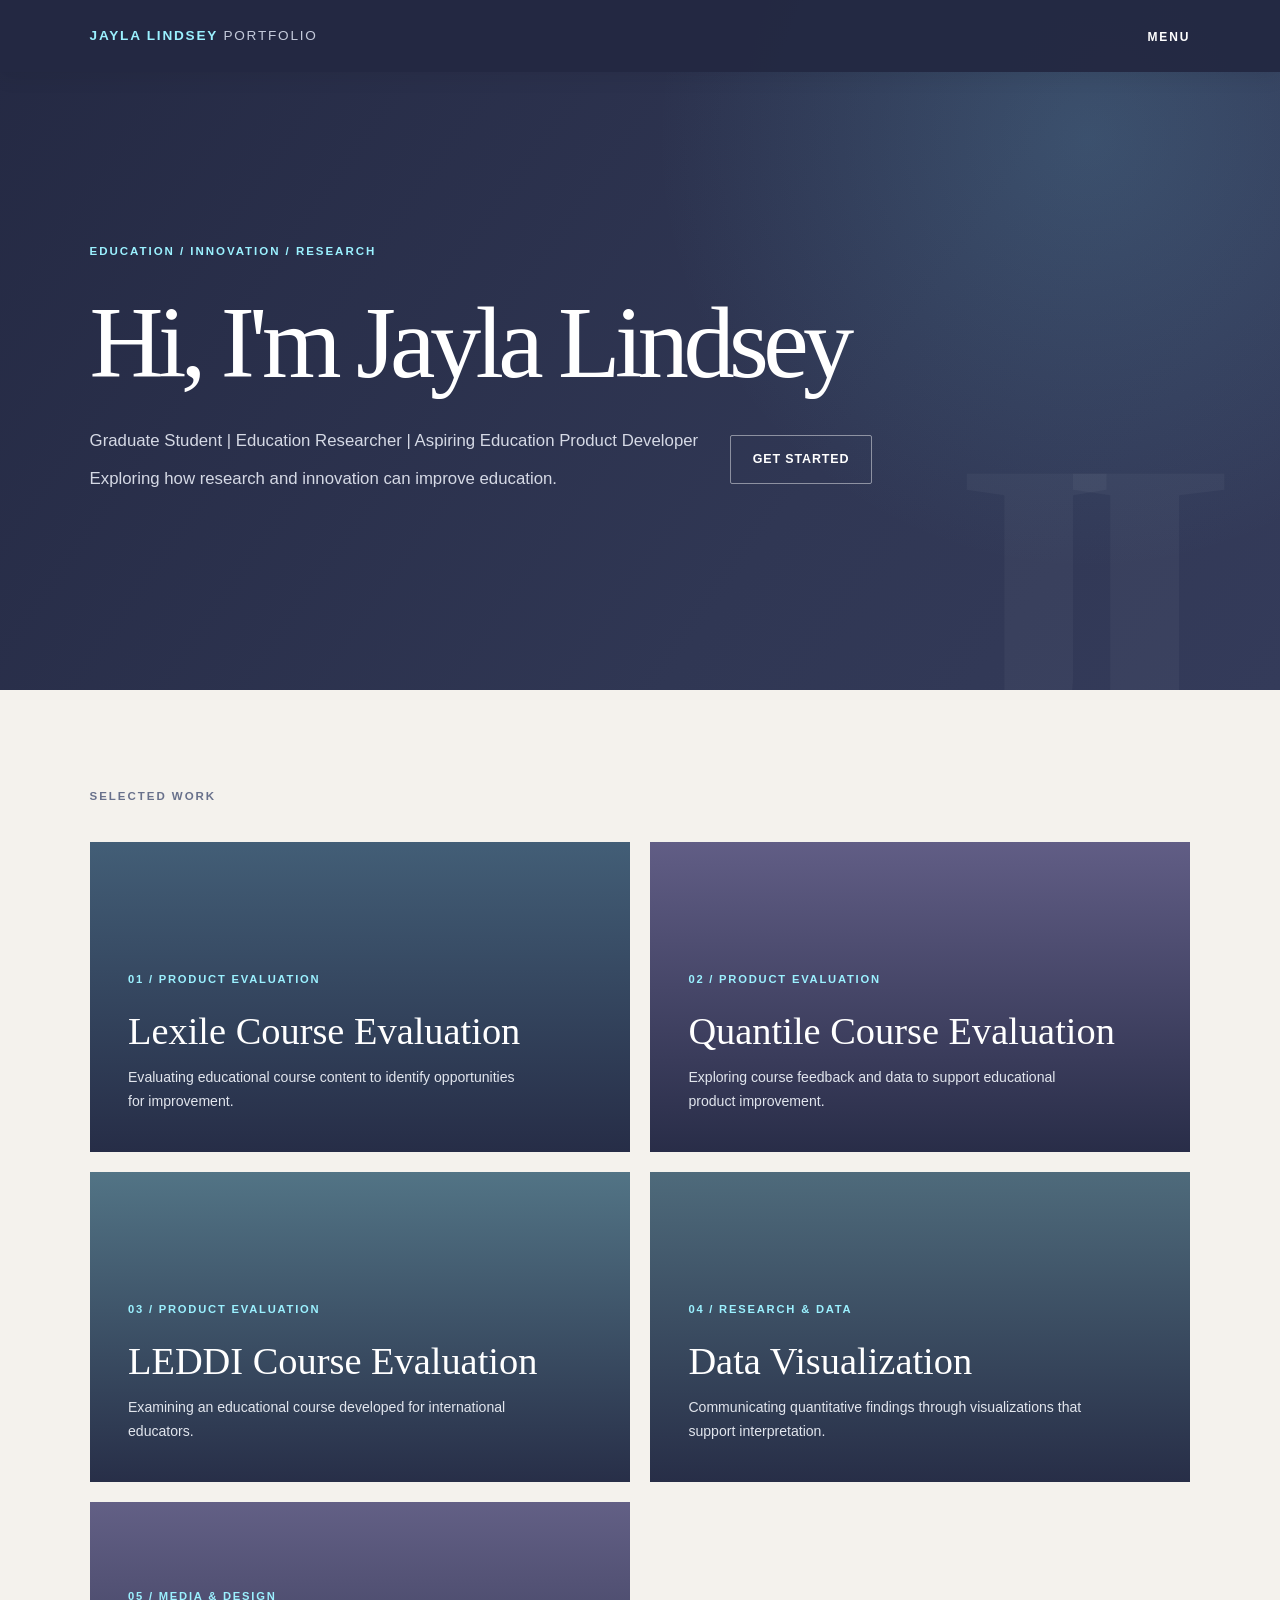
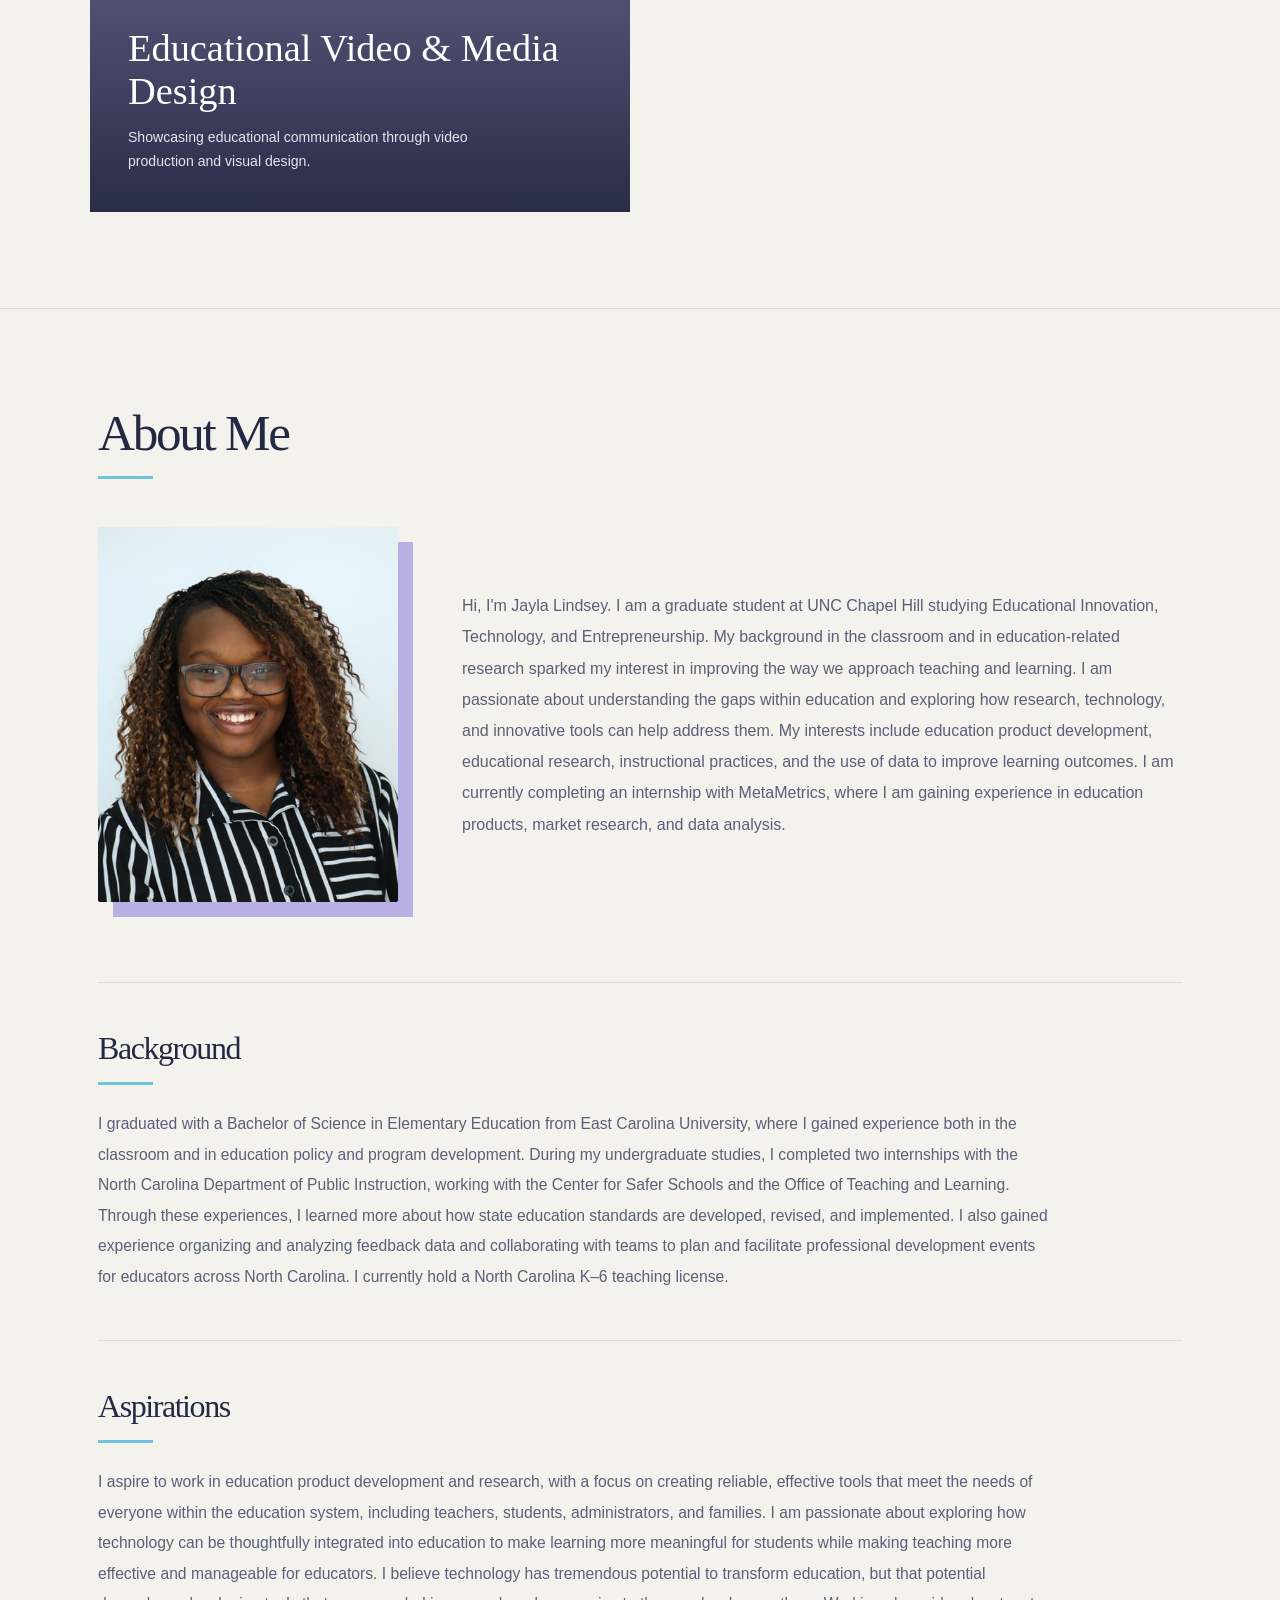
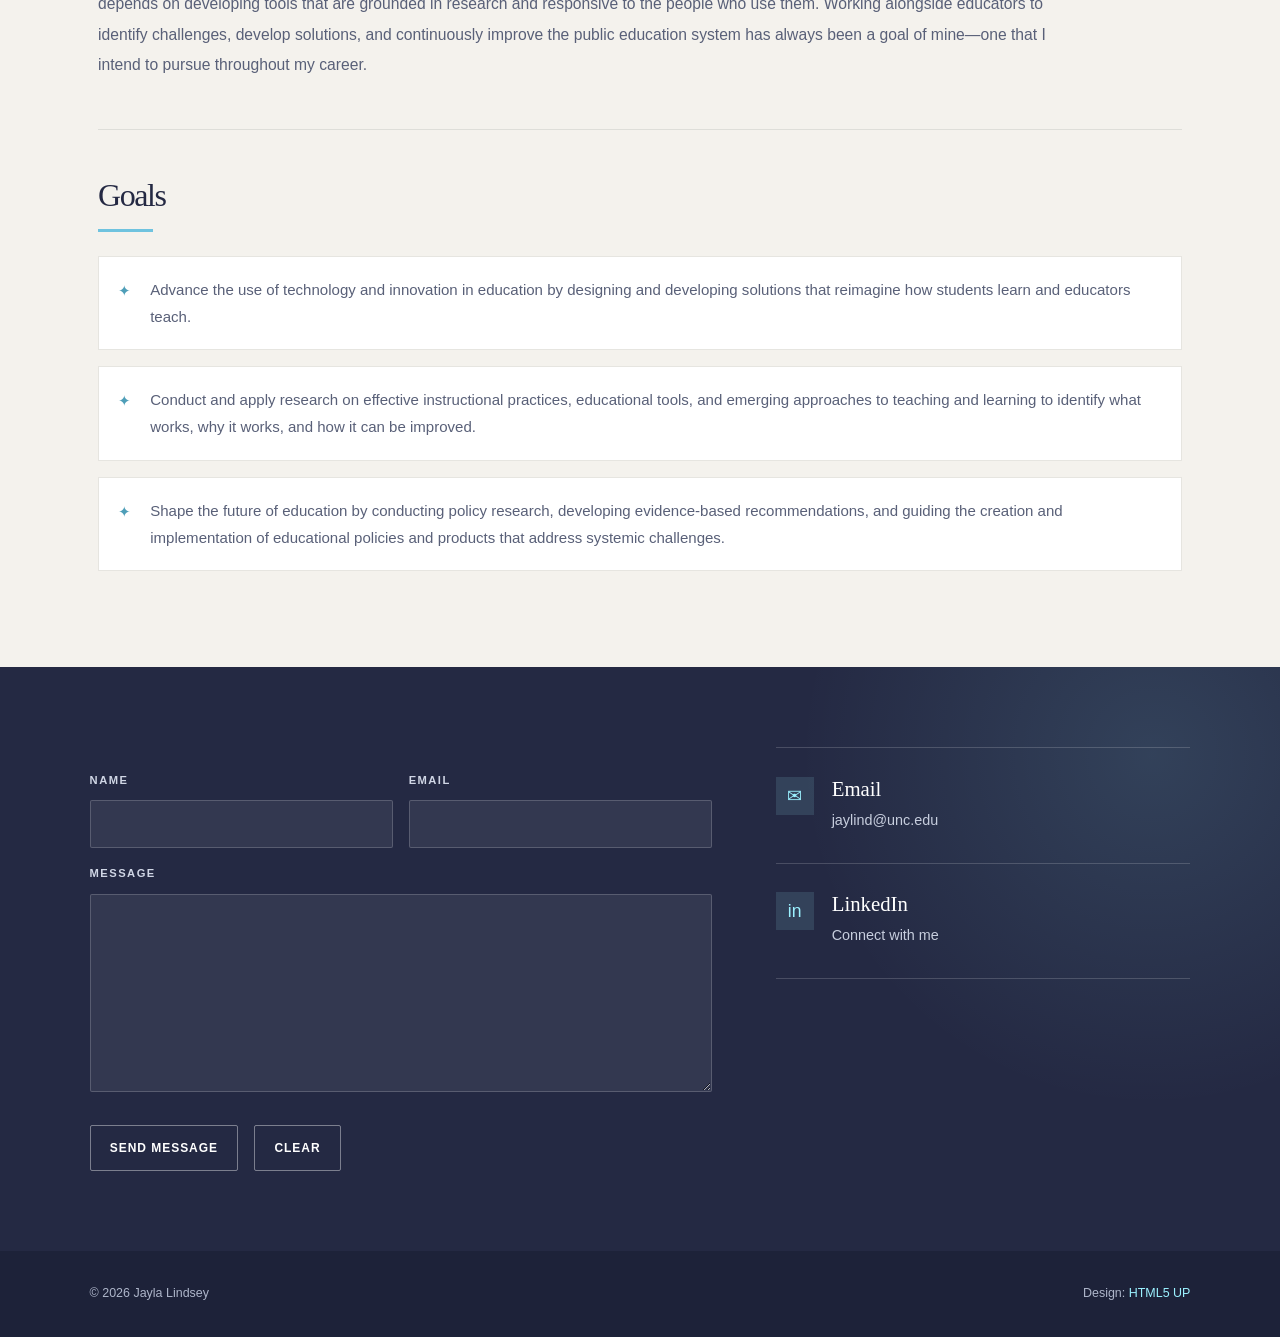
<file: index.html>
<!DOCTYPE HTML>
<html>
<head>
    <title>Jayla Lindsey | Education Innovation & Product Development</title>
    <meta charset="utf-8" />
    <meta name="viewport" content="width=device-width, initial-scale=1, user-scalable=no" />
    <link rel="stylesheet" href="style.css" />
</head>
<body>

    <!-- Header -->
    <header id="header">
        <a href="index.html" class="logo"><strong>Jayla Lindsey</strong> <span>Portfolio</span></a>
        <nav>
            <a href="#menu" class="menu-toggle">Menu</a>
        </nav>
    </header>

    <!-- Menu -->
    <nav id="menu">
        <div class="inner">
            <ul class="links">
                <li><a href="index.html">Home</a></li>
                <li><a href="#about">About</a></li>
                <li><a href="#portfolio">Portfolio</a></li>
                <li><a href="resume.html">Resume</a></li>
                <li><a href="#contact">Contact</a></li>
            </ul>
            <a href="#" class="close">Close</a>
        </div>
    </nav>

    <!-- Banner -->
    <section id="banner">
        <div class="inner">
            <header>
                <h1>Hi, I'm Jayla Lindsey</h1>
            </header>
            <div class="content">
                <p>Graduate Student | Education Researcher | Aspiring Education Product Developer<br />
                Exploring how research and innovation can improve education.</p>
                <ul class="actions">
                    <li><a href="#portfolio" class="button">Get Started</a></li>
                </ul>
            </div>
        </div>
    </section>

    <!-- Main -->
    <div id="main">

       <!-- Portfolio Section -->
        <section id="portfolio" class="tiles">

            <!-- Project 1: Lexile Course Evaluation -->
            <article class="tile-1">
                <header>
                    <h3>
                        <a href="portfolio/lexile.html">
                            Lexile Course Evaluation
                        </a>
                    </h3>
                    <p>Evaluating educational course content to identify opportunities for improvement.</p>
                </header>
                <a href="portfolio/lexile.html" class="link" aria-label="View Lexile Course Evaluation"></a>
            </article>

            <!-- Project 2: Quantile Course Evaluation -->
            <article class="tile-2">
                <header>
                    <h3>
                        <a href="portfolio/quantile.html">
                            Quantile Course Evaluation
                        </a>
                    </h3>
                    <p>Exploring course feedback and data to support educational product improvement.</p>
                </header>
                <a href="portfolio/quantile.html" class="link" aria-label="View Quantile Course Evaluation"></a>
            </article>

            <!-- Project 3: LEDDI Course Evaluation -->
            <article class="tile-3">
                <header>
                    <h3>
                        <a href="portfolio/leddi.html">
                            LEDDI Course Evaluation
                        </a>
                    </h3>
                    <p>Examining an educational course developed for international educators.</p>
                </header>
                <a href="portfolio/leddi.html" class="link" aria-label="View LEDDI Course Evaluation"></a>
            </article>

            <!-- Project 4: Data Visualization -->
            <article class="tile-4">
                <header>
                    <h3>
                        <a href="portfolio/data-visualization.html">
                            Data Visualization
                        </a>
                    </h3>
                    <p>Communicating quantitative findings through visualizations that support interpretation.</p>
                </header>
                <a href="portfolio/data-visualization.html" class="link" aria-label="View Data Visualization"></a>
            </article>

            <!-- Project 5: Educational Video and Media Design -->
            <article class="tile-5">
               <header>
                   <h3>
                      <a href="portfolio/media-design.html">
                           Educational Video & Media Design
                      </a>
                  </h3>
                  <p>Showcasing educational communication through video production and visual design.</p>
             </header>
             <a href="portfolio/media-design.html" class="link" aria-label="View Educational Video and Media Design"></a>
          </article>

        </section>

 <!-- About Section -->
<section id="about">
    <div class="inner">

        <header class="major">
            <h2>About Me</h2>
        </header>

        <!-- Photo + Intro -->
        <div class="about-intro">
            <div class="about-photo-container">
                <img class="about-photo" src="lindseyj22@students.ecu.edu-f480ca0d (2).JPG " alt="Jayla Lindsey">
            </div>

            <div class="about-text">
                <p>
                    Hi, I'm Jayla Lindsey. I am a graduate student at UNC Chapel Hill studying Educational Innovation, Technology, and Entrepreneurship. My background in the classroom and in education-related research sparked my interest in improving the way we approach teaching and learning.  I am passionate about understanding the gaps within education and exploring how research, technology, and innovative tools can help address them. My interests include education product development, educational research, instructional practices, and the use of data to improve learning outcomes.  I am currently completing an internship with MetaMetrics, where I am gaining experience in education products, market research, and data analysis.
                </p>
            
            </div>
        </div>


        <!-- Background Section -->
        <div class="about-section">
            <header class="major">
                <h3>Background</h3>
            </header>

            <p>
                I graduated with a Bachelor of Science in Elementary Education from East Carolina University, where I gained experience both in the classroom and in education policy and program development. During my undergraduate studies, I completed two internships with the North Carolina Department of Public Instruction, working with the Center for Safer Schools and the Office of Teaching and Learning. Through these experiences, I learned more about how state education standards are developed, revised, and implemented. I also gained experience organizing and analyzing feedback data and collaborating with teams to plan and facilitate professional development events for educators across North Carolina. I currently hold a North Carolina K–6 teaching license.
            </p>
        </div>


        <!-- Aspirations Section -->
        <div class="about-section">
            <header class="major">
                <h3>Aspirations</h3>
            </header>

            <p>
               I aspire to work in education product development and research, with a focus on creating reliable, effective tools that meet the needs of everyone within the education system, including teachers, students, administrators, and families. I am passionate about exploring how technology can be thoughtfully integrated into education to make learning more meaningful for students while making teaching more effective and manageable for educators. I believe technology has tremendous potential to transform education, but that potential depends on developing tools that are grounded in research and responsive to the people who use them. Working alongside educators to identify challenges, develop solutions, and continuously improve the public education system has always been a goal of mine—one that I intend to pursue throughout my career.
            </p>
        </div>


        <!-- Goals Section -->
        <div class="about-section">
            <header class="major">
                <h3>Goals</h3>
            </header>

            <ul>
                <li>Advance the use of technology and innovation in education by designing and developing solutions that reimagine how students learn and educators teach.</li>
                <li>Conduct and apply research on effective instructional practices, educational tools, and emerging approaches to teaching and learning to identify what works, why it works, and how it can be improved.</li>
                <li>Shape the future of education by conducting policy research, developing evidence-based recommendations, and guiding the creation and implementation of educational policies and products that address systemic challenges.</li>
            </ul>
        </div>

    </div>
</section>

    </div>

    <!-- Contact -->
    <section id="contact">
        <div class="inner">
            <section>
                <form method="post" action="#">
                    <div class="fields">
                        <div class="field half">
                            <label for="name">Name</label>
                            <input type="text" name="name" id="name" />
                        </div>
                        <div class="field half">
                            <label for="email">Email</label>
                            <input type="email" name="email" id="email" />
                        </div>
                        <div class="field">
                            <label for="message">Message</label>
                            <textarea name="message" id="message" rows="6"></textarea>
                        </div>
                    </div>
                    <ul class="actions">
                        <li><input type="submit" value="Send Message" class="primary" /></li>
                        <li><input type="reset" value="Clear" /></li>
                    </ul>
                </form>
            </section>
            <section class="split">
                <section>
                    <div class="contact-method">
                        <span class="icon">✉</span>
                        <h3>Email</h3>
                        <a href="mailto:jaylind@unc.edu">jaylind@unc.edu</a>
                    </div>
                </section>
                <section>
                    <div class="contact-method">
                        <span class="icon">in</span>
                        <h3>LinkedIn</h3>
                        <a href="https://www.linkedin.com/in/jayla-lindsey-569620266" target="_blank">Connect with me</a>
                    </div>
                </section>
            </section>
        </div>
    </section>

    <!-- Footer -->
    <footer id="footer">
        <div class="inner">
            <ul class="copyright">
                <li>&copy; 2026 Jayla Lindsey</li>
                <li>Design: <a href="https://html5up.net">HTML5 UP</a></li>
            </ul>
        </div>
    </footer>

    <script src="script.js"></script>

</body>
</html>
</file>
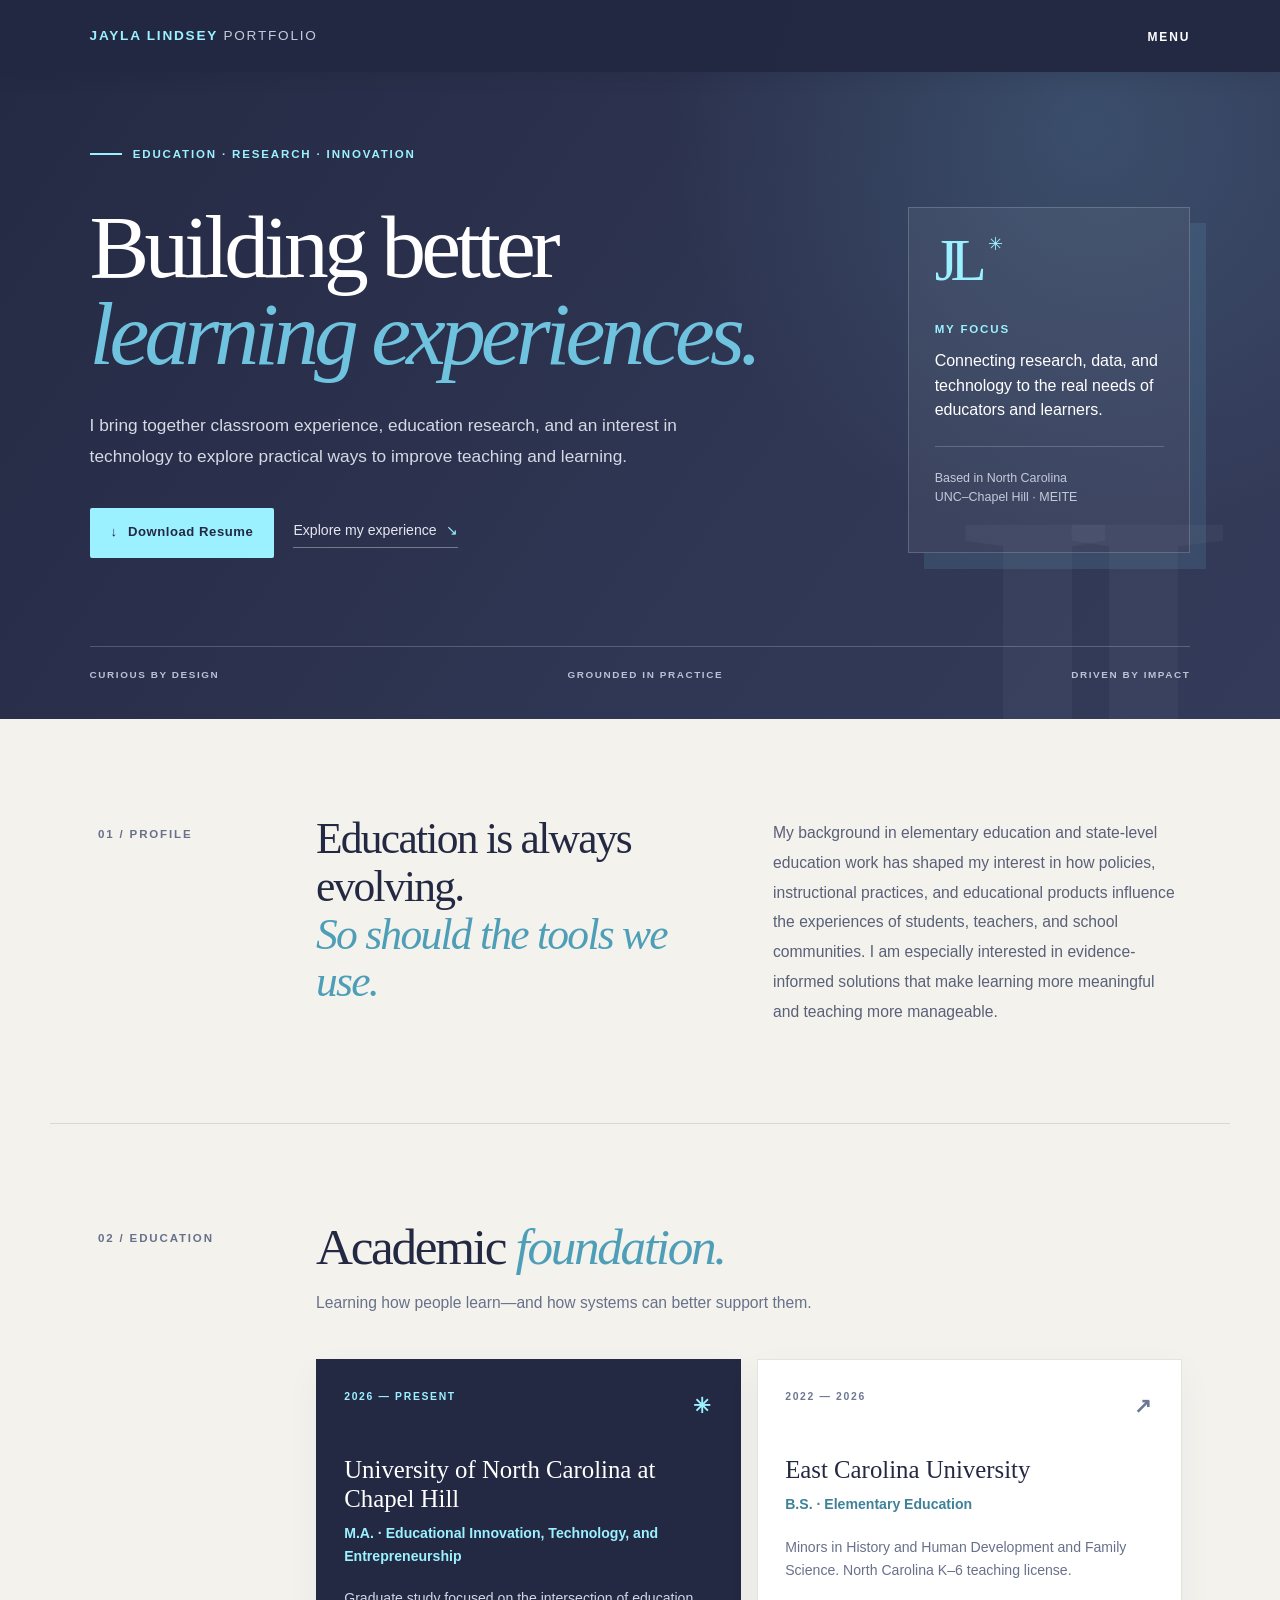
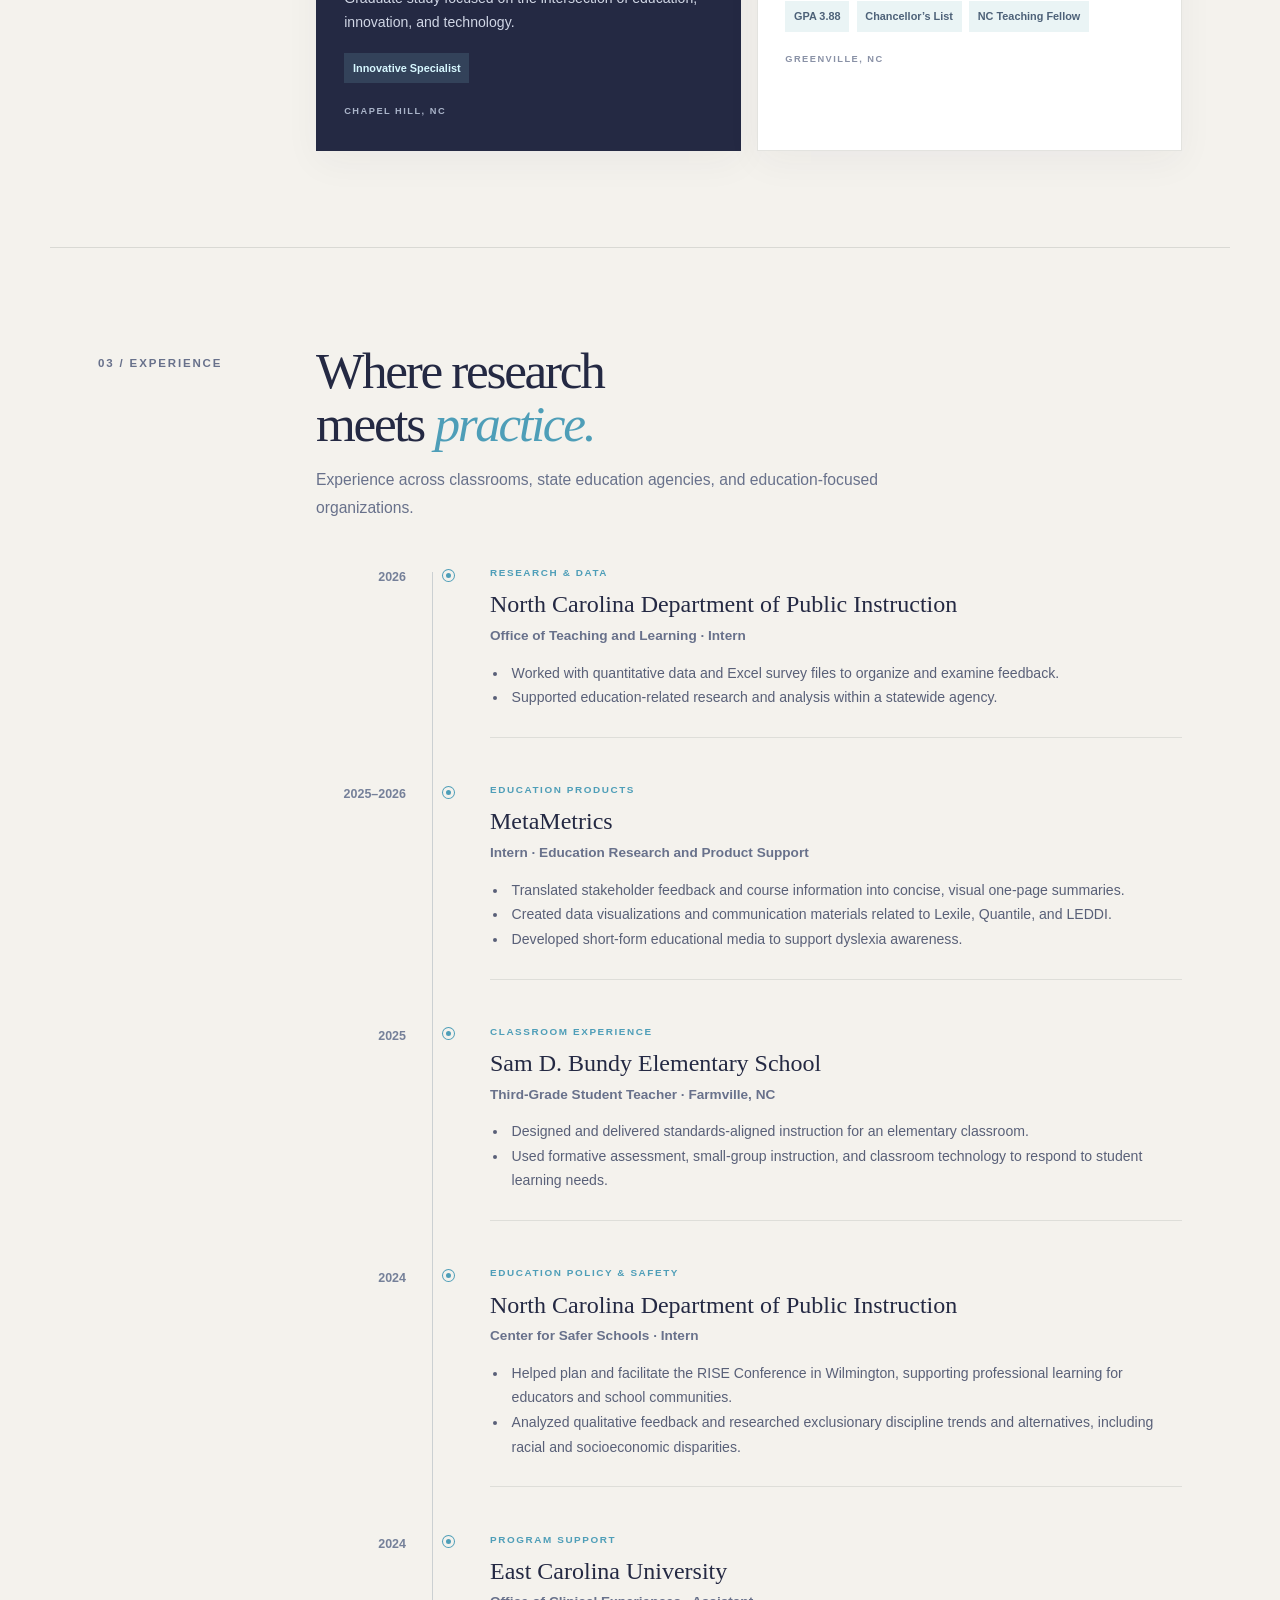
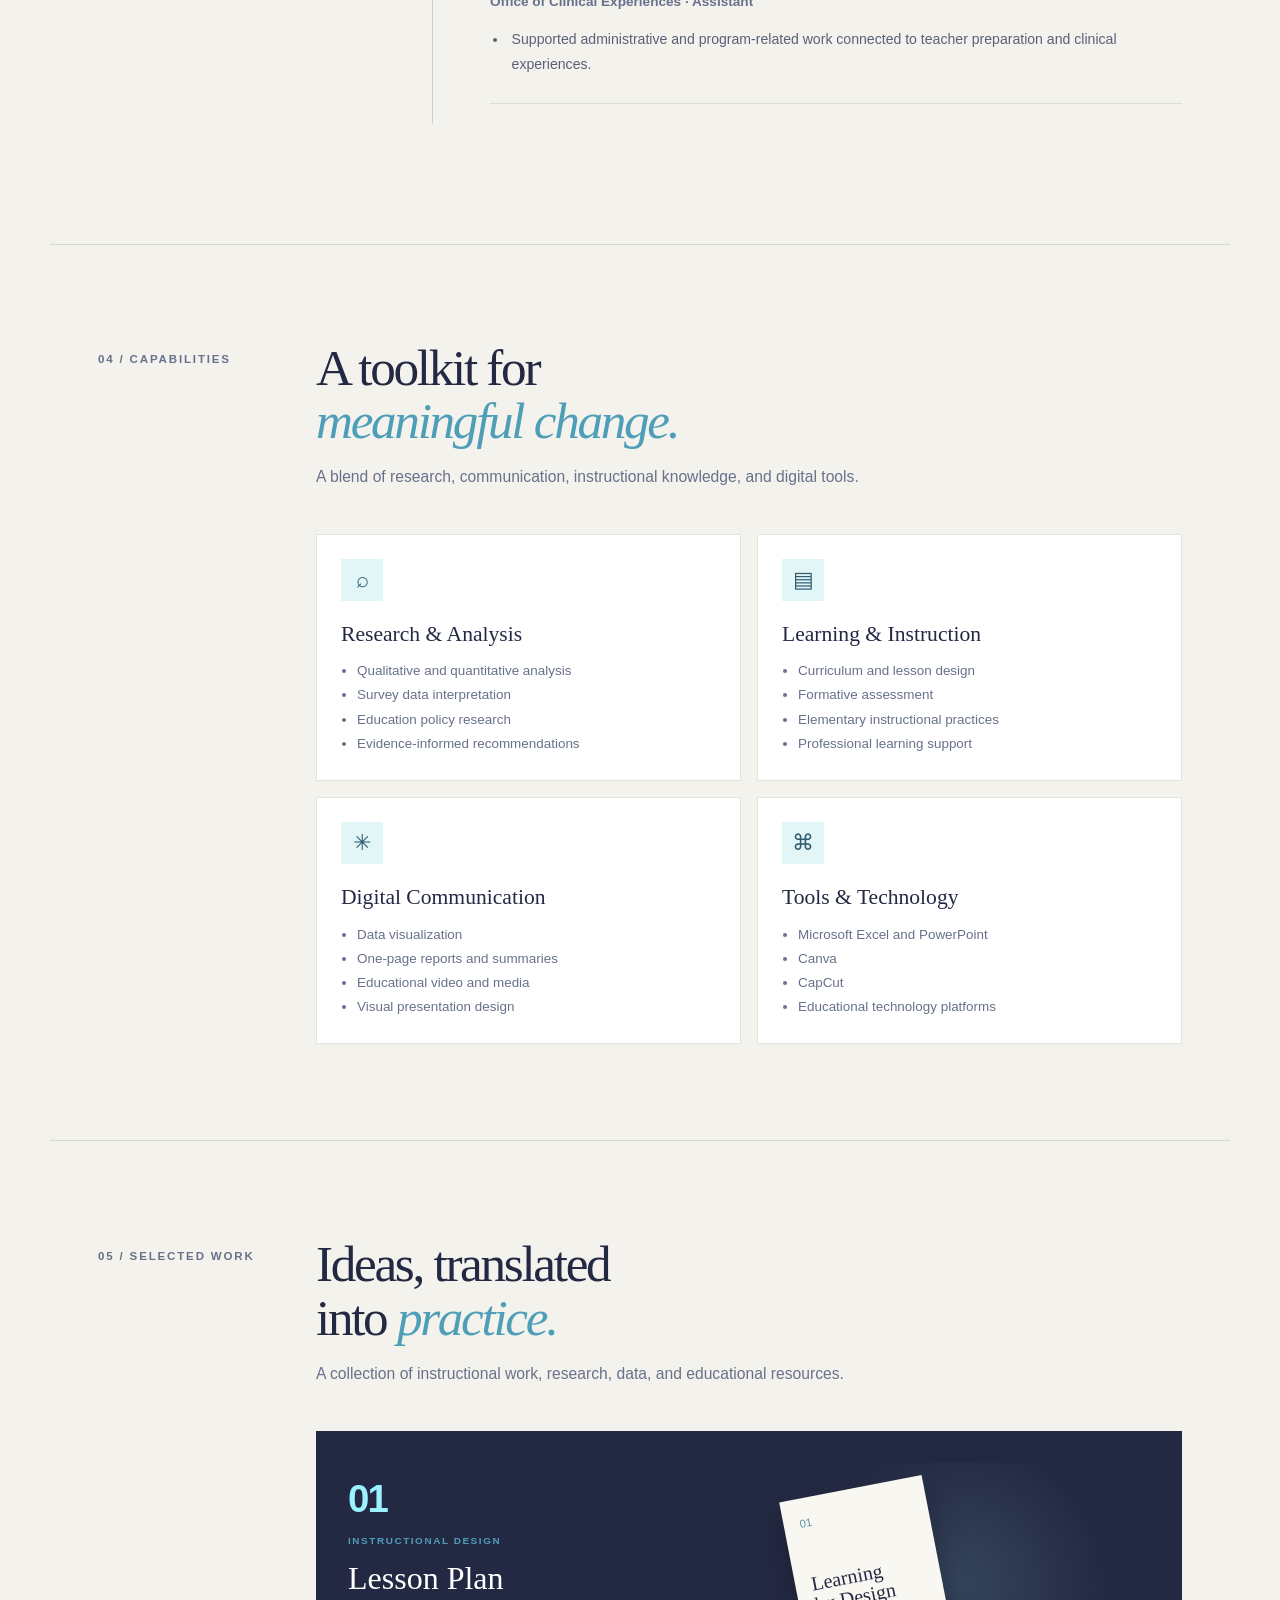
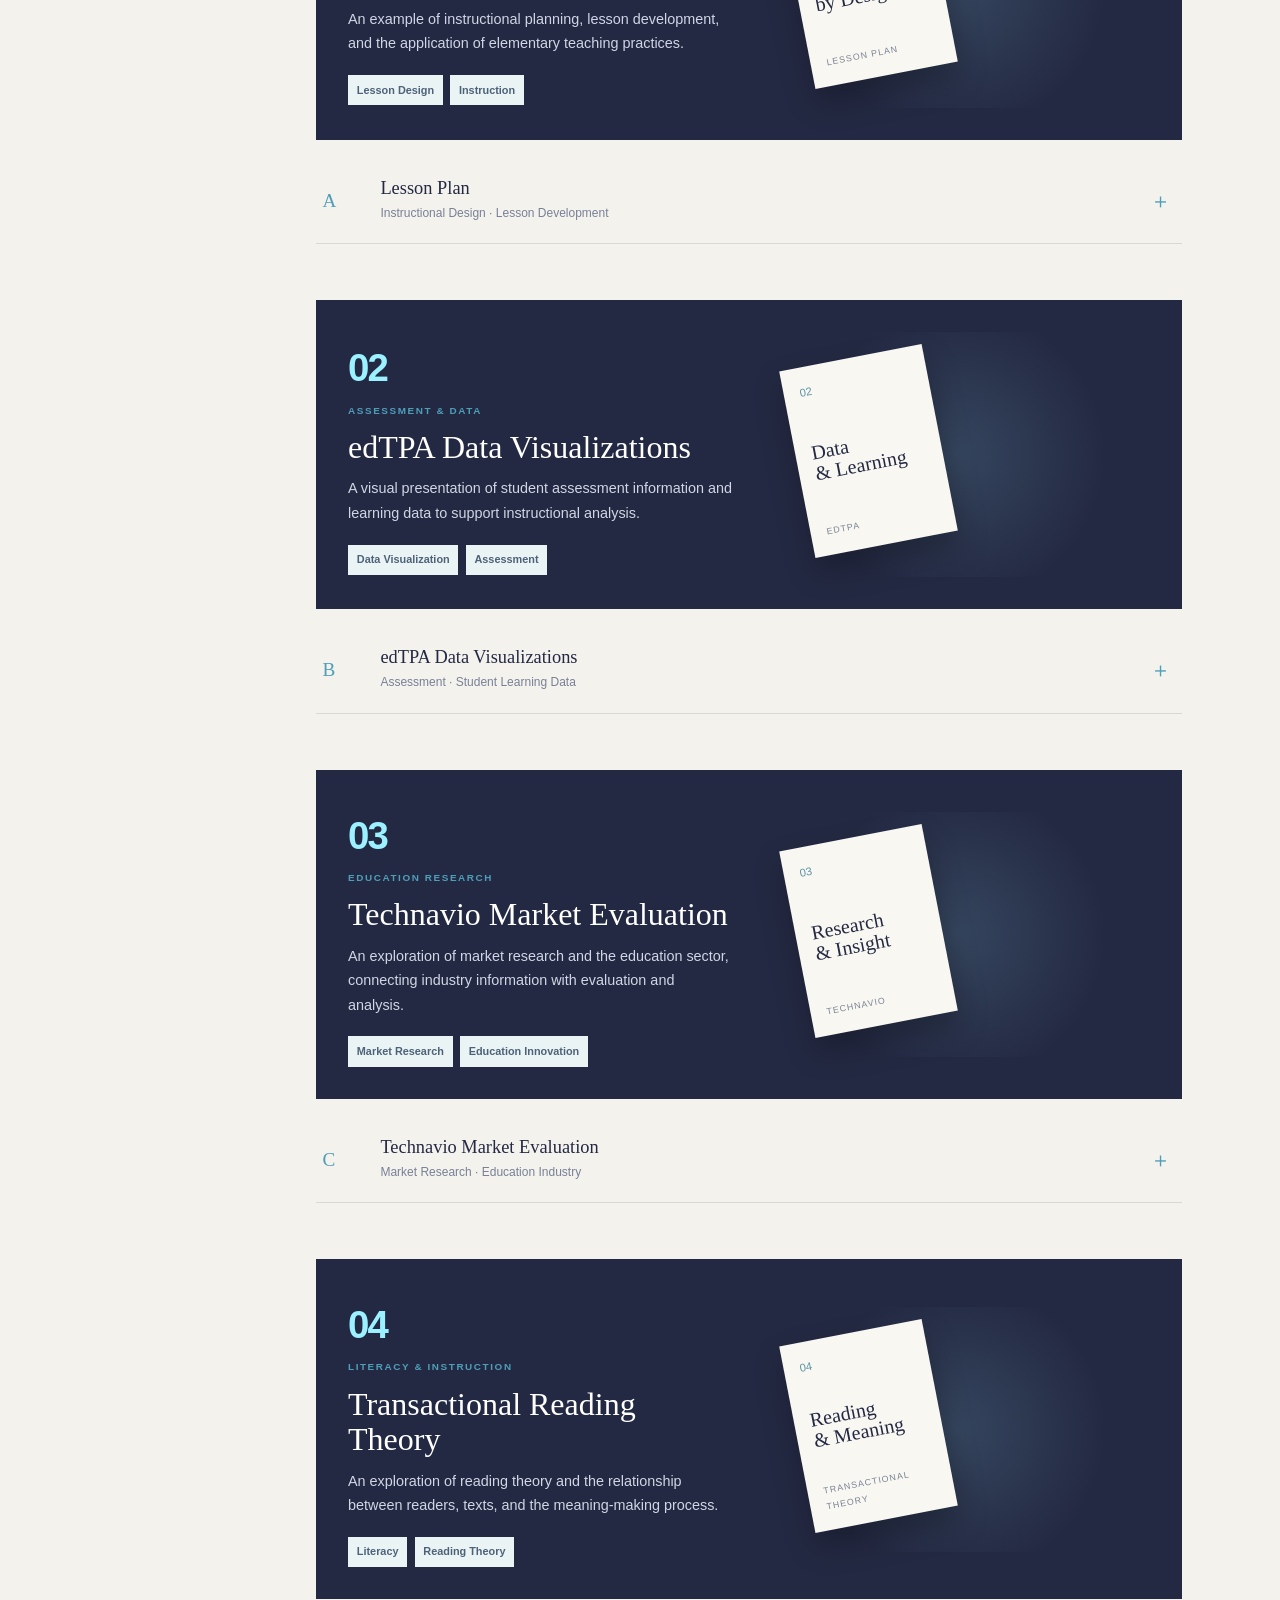
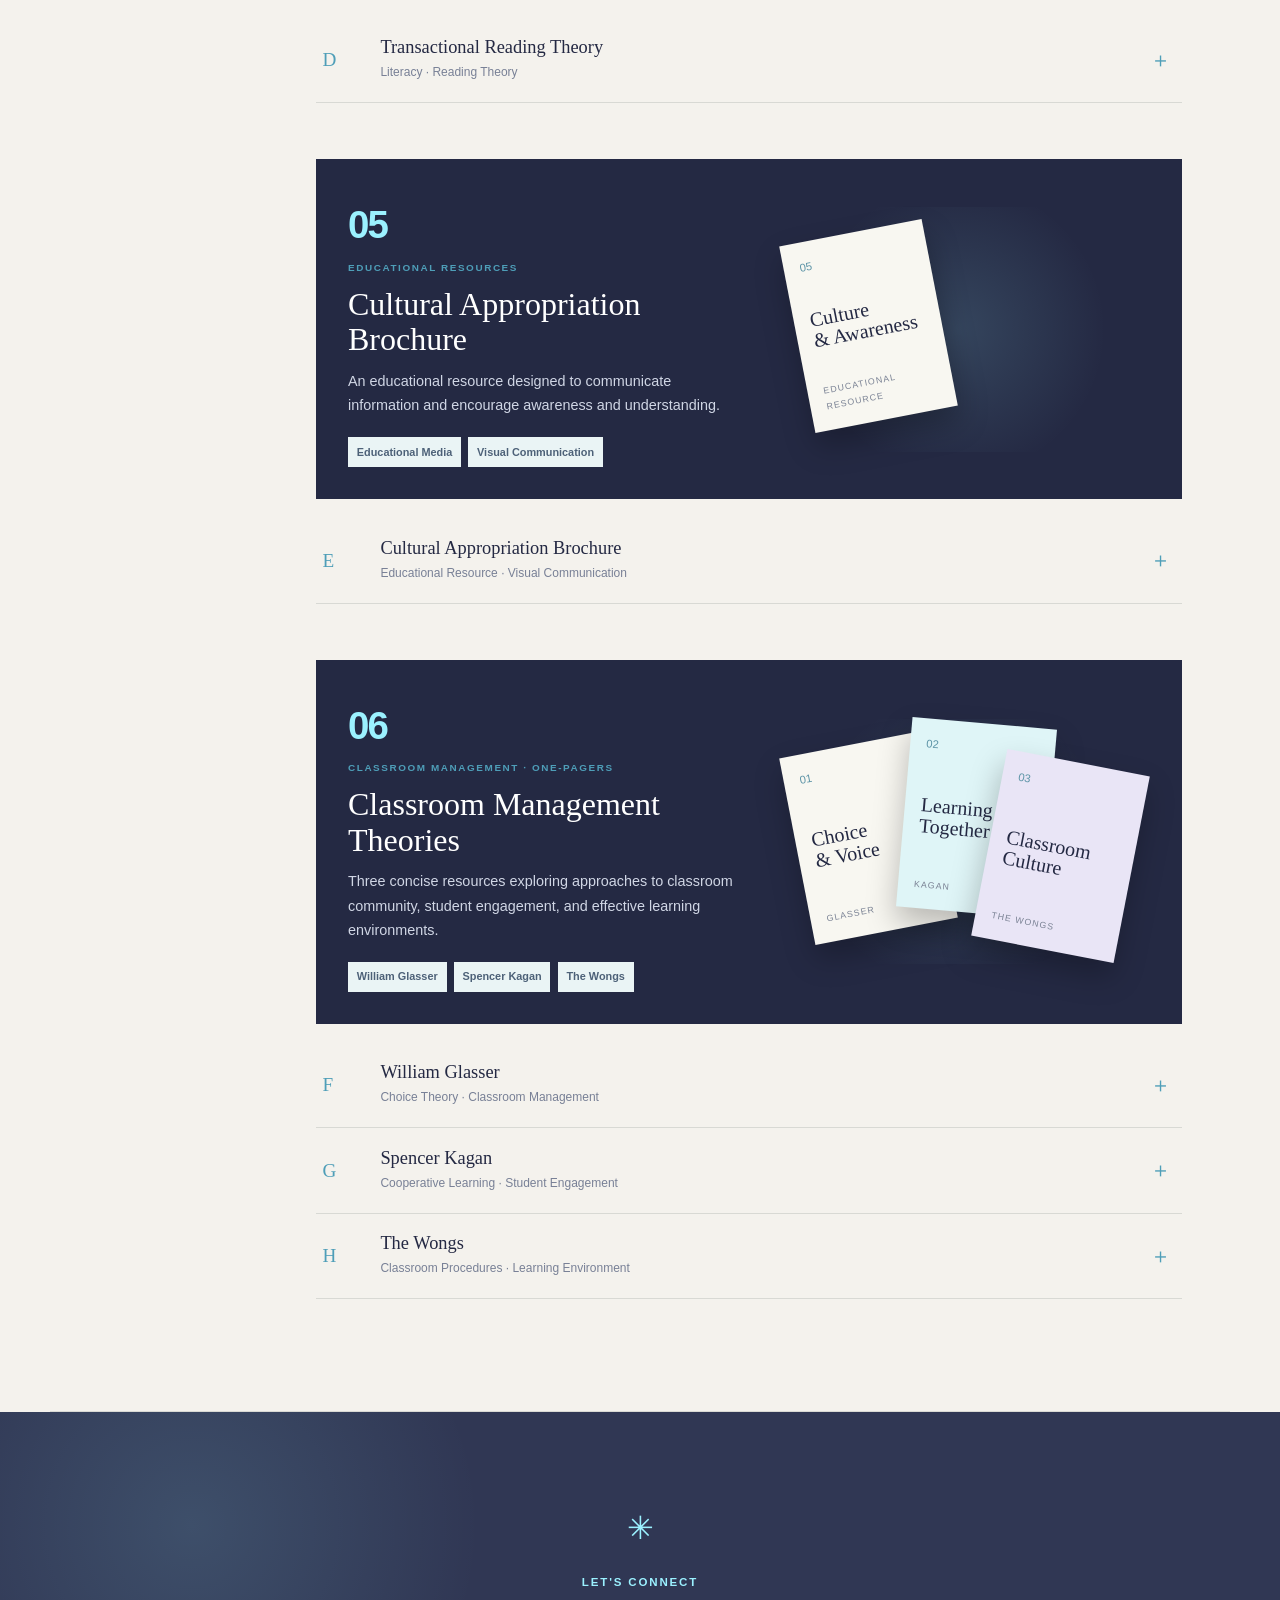
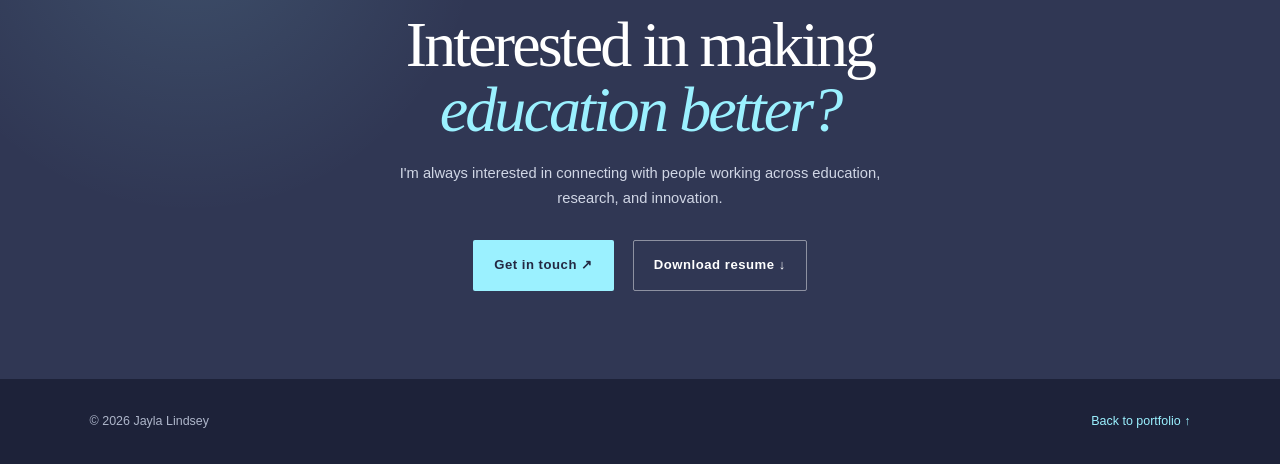
<file: resume.html>
<!DOCTYPE HTML>
<html lang="en">
<head>
  <title>Resume | Jayla Lindsey</title>
  <meta charset="utf-8" />
  <meta name="viewport" content="width=device-width, initial-scale=1" />
  <meta name="description" content="Jayla Lindsey's education, research, and professional experience." />
  <link rel="stylesheet" href="style.css" />
  <link rel="stylesheet" href="resume.css" />
</head>
<body class="resume-page">

  <header id="header">
    <a href="index.html" class="logo"><strong>Jayla Lindsey</strong> <span>Portfolio</span></a>
    <nav><a href="#menu" class="menu-toggle">Menu</a></nav>
  </header>

  <nav id="menu">
    <div class="inner">
      <ul class="links">
        <li><a href="index.html">Home</a></li>
        <li><a href="index.html#about">About</a></li>
        <li><a href="index.html#portfolio">Portfolio</a></li>
        <li><a href="resume.html">Resume</a></li>
        <li><a href="index.html#contact">Contact</a></li>
      </ul>
      <a href="#" class="close">Close</a>
    </div>
  </nav>

  <main id="resume-main">

    <!-- HERO -->
    <section class="resume-hero">
      <div class="resume-hero-inner">
        <p class="eyebrow"><span></span> EDUCATION · RESEARCH · INNOVATION</p>
        <div class="hero-grid">
          <div>
            <h1>Building better<br><em>learning experiences.</em></h1>
            <p class="hero-copy">
              I bring together classroom experience, education research, and an interest
              in technology to explore practical ways to improve teaching and learning.
            </p>
            <div class="resume-actions">
              <a class="resume-button primary-button" href="jayla-lindsey-resume.pdf" download>
                <span aria-hidden="true">↓</span> Download Resume
              </a>
              <a class="resume-text-link" href="#experience">Explore my experience <span>↘</span></a>
            </div>
          </div>
          <aside class="hero-note">
            <div class="note-mark" aria-hidden="true">JL<span>✳</span></div>
            <p class="note-label">MY FOCUS</p>
            <p>Connecting research, data, and technology to the real needs of educators and learners.</p>
            <div class="note-rule"></div>
            <p class="note-small">Based in North Carolina<br>UNC–Chapel Hill · MEITE</p>
          </aside>
        </div>
        <div class="hero-bottomline">
          <span>CURIOUS BY DESIGN</span>
          <span>GROUNDED IN PRACTICE</span>
          <span>DRIVEN BY IMPACT</span>
        </div>
      </div>
    </section>

    <!-- PROFILE -->
    <section class="resume-section intro-strip">
      <div class="section-kicker">01 / PROFILE</div>
      <div class="intro-content">
        <h2>Education is always evolving.<br><em>So should the tools we use.</em></h2>
        <p>
          My background in elementary education and state-level education work has shaped
          my interest in how policies, instructional practices, and educational products
          influence the experiences of students, teachers, and school communities.
          I am especially interested in evidence-informed solutions that make learning
          more meaningful and teaching more manageable.
        </p>
      </div>
    </section>

    <!-- EDUCATION -->
    <section class="resume-section education-section" id="education">
      <div class="section-kicker">02 / EDUCATION</div>
      <div class="section-main">
        <div class="section-heading">
          <h2>Academic <em>foundation.</em></h2>
          <p>Learning how people learn—and how systems can better support them.</p>
        </div>
        <div class="education-grid">
          <article class="education-card featured">
            <div class="card-topline"><span>2026 — PRESENT</span><span class="card-symbol">✳</span></div>
            <h3>University of North Carolina at Chapel Hill</h3>
            <p class="degree">M.A. · Educational Innovation, Technology, and Entrepreneurship</p>
            <p>Graduate study focused on the intersection of education, innovation, and technology.</p>
            <div class="academic-highlights">
              <span>Innovative Specialist</span>
            </div>
            <span class="institution-tag">CHAPEL HILL, NC</span>
          </article>
          <article class="education-card">
            <div class="card-topline"><span>2022 — 2026</span><span class="card-symbol">↗</span></div>
            <h3>East Carolina University</h3>
            <p class="degree">B.S. · Elementary Education</p>
            <p>Minors in History and Human Development and Family Science. North Carolina K–6 teaching license.</p>
            <div class="academic-highlights">
              <span>GPA 3.88</span><span>Chancellor’s List</span><span>NC Teaching Fellow</span>
            </div>
            <span class="institution-tag">GREENVILLE, NC</span>
          </article>
        </div>
      </div>
    </section>

    <!-- EXPERIENCE -->
    <section class="resume-section experience-section" id="experience">
      <div class="section-kicker">03 / EXPERIENCE</div>
      <div class="section-main">
        <div class="section-heading">
          <h2>Where research<br>meets <em>practice.</em></h2>
          <p>Experience across classrooms, state education agencies, and education-focused organizations.</p>
        </div>

        <div class="timeline">

          <article class="timeline-item">
            <div class="timeline-date">2026</div>
            <div class="timeline-marker"><span></span></div>
            <div class="timeline-content">
              <p class="timeline-type">RESEARCH & DATA</p>
              <h3>North Carolina Department of Public Instruction</h3>
              <p class="role">Office of Teaching and Learning · Intern</p>
              <ul>
                <li>Worked with quantitative data and Excel survey files to organize and examine feedback.</li>
                <li>Supported education-related research and analysis within a statewide agency.</li>
              </ul>
            </div>
          </article>

          <article class="timeline-item">
            <div class="timeline-date">2025–2026</div>
            <div class="timeline-marker"><span></span></div>
            <div class="timeline-content">
              <p class="timeline-type">EDUCATION PRODUCTS</p>
              <h3>MetaMetrics</h3>
              <p class="role">Intern · Education Research and Product Support</p>
              <ul>
                <li>Translated stakeholder feedback and course information into concise, visual one-page summaries.</li>
                <li>Created data visualizations and communication materials related to Lexile, Quantile, and LEDDI.</li>
                <li>Developed short-form educational media to support dyslexia awareness.</li>
              </ul>
            </div>
          </article>

           <article class="timeline-item">
            <div class="timeline-date">2025</div>
            <div class="timeline-marker"><span></span></div>
            <div class="timeline-content">
              <p class="timeline-type">CLASSROOM EXPERIENCE</p>
              <h3>Sam D. Bundy Elementary School</h3>
              <p class="role">Third-Grade Student Teacher · Farmville, NC</p>
              <ul>
                <li>Designed and delivered standards-aligned instruction for an elementary classroom.</li>
                <li>Used formative assessment, small-group instruction, and classroom technology to respond to student learning needs.</li>
              </ul>
            </div>
          </article>

          <article class="timeline-item">
            <div class="timeline-date">2024</div>
            <div class="timeline-marker"><span></span></div>
            <div class="timeline-content">
              <p class="timeline-type">EDUCATION POLICY & SAFETY</p>
              <h3>North Carolina Department of Public Instruction</h3>
              <p class="role">Center for Safer Schools · Intern</p>
              <ul>
                <li>Helped plan and facilitate the RISE Conference in Wilmington, supporting professional learning for educators and school communities.</li>
                <li>Analyzed qualitative feedback and researched exclusionary discipline trends and alternatives, including racial and socioeconomic disparities.</li>
              </ul>
            </div>
          </article>

          <article class="timeline-item">
            <div class="timeline-date">2024</div>
            <div class="timeline-marker"><span></span></div>
            <div class="timeline-content">
              <p class="timeline-type">PROGRAM SUPPORT</p>
              <h3>East Carolina University</h3>
              <p class="role">Office of Clinical Experiences · Assistant</p>
              <ul>
                <li>Supported administrative and program-related work connected to teacher preparation and clinical experiences.</li>
              </ul>
            </div>
          </article>

        </div>
      </div>
    </section>

    <!-- CAPABILITIES -->
    <section class="resume-section capabilities-section" id="skills">
      <div class="section-kicker">04 / CAPABILITIES</div>
      <div class="section-main">
        <div class="section-heading">
          <h2>A toolkit for<br><em>meaningful change.</em></h2>
          <p>A blend of research, communication, instructional knowledge, and digital tools.</p>
        </div>
        <div class="capability-grid">
          <article class="capability-card">
            <div class="capability-icon">⌕</div>
            <h3>Research & Analysis</h3>
            <ul>
              <li>Qualitative and quantitative analysis</li>
              <li>Survey data interpretation</li>
              <li>Education policy research</li>
              <li>Evidence-informed recommendations</li>
            </ul>
          </article>
          <article class="capability-card">
            <div class="capability-icon">▤</div>
            <h3>Learning & Instruction</h3>
            <ul>
              <li>Curriculum and lesson design</li>
              <li>Formative assessment</li>
              <li>Elementary instructional practices</li>
              <li>Professional learning support</li>
            </ul>
          </article>
          <article class="capability-card">
            <div class="capability-icon">✳</div>
            <h3>Digital Communication</h3>
            <ul>
              <li>Data visualization</li>
              <li>One-page reports and summaries</li>
              <li>Educational video and media</li>
              <li>Visual presentation design</li>
            </ul>
          </article>
          <article class="capability-card">
            <div class="capability-icon">⌘</div>
            <h3>Tools & Technology</h3>
            <ul>
              <li>Microsoft Excel and PowerPoint</li>
              <li>Canva</li>
              <li>CapCut</li>
              <li>Educational technology platforms</li>
            </ul>
          </article>
        </div>
      </div>
    </section>

    <!-- SELECTED WORK -->
    <section class="resume-section work-section" id="selected-work">
      <div class="section-kicker">05 / SELECTED WORK</div>
      <div class="section-main">

        <div class="section-heading">
          <h2>Ideas, translated<br>into <em>practice.</em></h2>
          <p>A collection of instructional work, research, data, and educational resources.</p>
        </div>

        <!-- INSTRUCTIONAL DESIGN -->
        <div class="work-feature">
          <div class="work-feature-copy">
            <span class="work-number">01</span>
            <p class="timeline-type">INSTRUCTIONAL DESIGN</p>
            <h3>Lesson Plan</h3>
            <p>An example of instructional planning, lesson development, and the application of elementary teaching practices.</p>
            <div class="work-tags">
              <span>Lesson Design</span>
              <span>Instruction</span>
            </div>
          </div>
          <div class="work-feature-art" aria-hidden="true">
            <div class="paper paper-one">
              <span>01</span>
              <b>Learning<br>by Design</b>
              <small>LESSON PLAN</small>
            </div>
          </div>
        </div>

        <div class="document-list">
          <details class="document-item">
            <summary>
              <span class="doc-index">A</span>
              <span><strong>Lesson Plan</strong><small>Instructional Design · Lesson Development</small></span>
              <span class="doc-open">＋</span>
            </summary>
            <div class="document-viewer">
              <iframe src="sample/lessonplanfixed.pdf" title="Lesson Plan"></iframe>
              <a href="sample/lessonplanfixed.pdf" target="_blank" rel="noopener">Open PDF in a new tab ↗</a>
            </div>
          </details>
        </div>

        <!-- ASSESSMENT AND DATA -->
        <div class="work-feature">
          <div class="work-feature-copy">
            <span class="work-number">02</span>
            <p class="timeline-type">ASSESSMENT & DATA</p>
            <h3>edTPA Data Visualizations</h3>
            <p>A visual presentation of student assessment information and learning data to support instructional analysis.</p>
            <div class="work-tags">
              <span>Data Visualization</span>
              <span>Assessment</span>
            </div>
          </div>
          <div class="work-feature-art" aria-hidden="true">
            <div class="paper paper-one">
              <span>02</span>
              <b>Data<br>& Learning</b>
              <small>EDTPA</small>
            </div>
          </div>
        </div>

        <div class="document-list">
          <details class="document-item">
            <summary>
              <span class="doc-index">B</span>
              <span><strong>edTPA Data Visualizations</strong><small>Assessment · Student Learning Data</small></span>
              <span class="doc-open">＋</span>
            </summary>
            <div class="document-viewer">
              <iframe src="sample/edtpa-data-visualizations.pdf" title="edTPA Data Visualizations"></iframe>
              <a href="sample/edtpa-data-visualizations.pdf" target="_blank" rel="noopener">Open PDF in a new tab ↗</a>
            </div>
          </details>
        </div>

        <!-- EDUCATION RESEARCH -->
        <div class="work-feature">
          <div class="work-feature-copy">
            <span class="work-number">03</span>
            <p class="timeline-type">EDUCATION RESEARCH</p>
            <h3>Technavio Market Evaluation</h3>
            <p>An exploration of market research and the education sector, connecting industry information with evaluation and analysis.</p>
            <div class="work-tags">
              <span>Market Research</span>
              <span>Education Innovation</span>
            </div>
          </div>
          <div class="work-feature-art" aria-hidden="true">
            <div class="paper paper-one">
              <span>03</span>
              <b>Research<br>& Insight</b>
              <small>TECHNAVIO</small>
            </div>
          </div>
        </div>

        <div class="document-list">
          <details class="document-item">
            <summary>
              <span class="doc-index">C</span>
              <span><strong>Technavio Market Evaluation</strong><small>Market Research · Education Industry</small></span>
              <span class="doc-open">＋</span>
            </summary>
            <div class="document-viewer">
              <iframe src="sample/technavio-market-evaluation.pdf" title="Technavio Market Evaluation"></iframe>
              <a href="sample/technavio-market-evaluation.pdf" target="_blank" rel="noopener">Open PDF in a new tab ↗</a>
            </div>
          </details>
        </div>

        <!-- LITERACY AND INSTRUCTION -->
        <div class="work-feature">
          <div class="work-feature-copy">
            <span class="work-number">04</span>
            <p class="timeline-type">LITERACY & INSTRUCTION</p>
            <h3>Transactional Reading Theory</h3>
            <p>An exploration of reading theory and the relationship between readers, texts, and the meaning-making process.</p>
            <div class="work-tags">
              <span>Literacy</span>
              <span>Reading Theory</span>
            </div>
          </div>
          <div class="work-feature-art" aria-hidden="true">
            <div class="paper paper-one">
              <span>04</span>
              <b>Reading<br>& Meaning</b>
              <small>TRANSACTIONAL THEORY</small>
            </div>
          </div>
        </div>

        <div class="document-list">
          <details class="document-item">
            <summary>
              <span class="doc-index">D</span>
              <span><strong>Transactional Reading Theory</strong><small>Literacy · Reading Theory</small></span>
              <span class="doc-open">＋</span>
            </summary>
            <div class="document-viewer">
              <iframe src="sample/transactional-reading-theory.pdf" title="Transactional Reading Theory"></iframe>
              <a href="sample/transactional-reading-theory.pdf" target="_blank" rel="noopener">Open PDF in a new tab ↗</a>
            </div>
          </details>
        </div>

        <!-- EDUCATIONAL RESOURCES -->
        <div class="work-feature">
          <div class="work-feature-copy">
            <span class="work-number">05</span>
            <p class="timeline-type">EDUCATIONAL RESOURCES</p>
            <h3>Cultural Appropriation Brochure</h3>
            <p>An educational resource designed to communicate information and encourage awareness and understanding.</p>
            <div class="work-tags">
              <span>Educational Media</span>
              <span>Visual Communication</span>
            </div>
          </div>
          <div class="work-feature-art" aria-hidden="true">
            <div class="paper paper-one">
              <span>05</span>
              <b>Culture<br>& Awareness</b>
              <small>EDUCATIONAL RESOURCE</small>
            </div>
          </div>
        </div>

        <div class="document-list">
          <details class="document-item">
            <summary>
              <span class="doc-index">E</span>
              <span><strong>Cultural Appropriation Brochure</strong><small>Educational Resource · Visual Communication</small></span>
              <span class="doc-open">＋</span>
            </summary>
            <div class="document-viewer">
              <iframe src="sample/cultural-appropriation-brochure.pdf" title="Cultural Appropriation Brochure"></iframe>
              <a href="sample/cultural-appropriation-brochure.pdf" target="_blank" rel="noopener">Open PDF in a new tab ↗</a>
            </div>
          </details>
        </div>

        <!-- CLASSROOM MANAGEMENT -->
        <div class="work-feature">
          <div class="work-feature-copy">
            <span class="work-number">06</span>
            <p class="timeline-type">CLASSROOM MANAGEMENT · ONE-PAGERS</p>
            <h3>Classroom Management Theories</h3>
            <p>Three concise resources exploring approaches to classroom community, student engagement, and effective learning environments.</p>
            <div class="work-tags">
              <span>William Glasser</span>
              <span>Spencer Kagan</span>
              <span>The Wongs</span>
            </div>
          </div>
          <div class="work-feature-art" aria-hidden="true">
            <div class="paper paper-one">
              <span>01</span>
              <b>Choice<br>& Voice</b>
              <small>GLASSER</small>
            </div>
            <div class="paper paper-two">
              <span>02</span>
              <b>Learning<br>Together</b>
              <small>KAGAN</small>
            </div>
            <div class="paper paper-three">
              <span>03</span>
              <b>Classroom<br>Culture</b>
              <small>THE WONGS</small>
            </div>
          </div>
        </div>

        <div class="document-list">

          <details class="document-item">
            <summary>
              <span class="doc-index">F</span>
              <span><strong>William Glasser</strong><small>Choice Theory · Classroom Management</small></span>
              <span class="doc-open">＋</span>
            </summary>
            <div class="document-viewer">
              <iframe src="sample/Classroom Management Theories/glasseronepager.pdf" title="William Glasser One-Pager"></iframe>
              <a href="sample/Classroom Management Theories/glasseronepager.pdf" target="_blank" rel="noopener">Open PDF in a new tab ↗</a>
            </div>
          </details>

          <details class="document-item">
            <summary>
              <span class="doc-index">G</span>
              <span><strong>Spencer Kagan</strong><small>Cooperative Learning · Student Engagement</small></span>
              <span class="doc-open">＋</span>
            </summary>
            <div class="document-viewer">
              <iframe src="sample/Classroom Management Theories/kagan-one-pager.pdf" title="Spencer Kagan One-Pager"></iframe>
              <a href="sample/Classroom Management Theories/kagan-one-pager.pdf" target="_blank" rel="noopener">Open PDF in a new tab ↗</a>
            </div>
          </details>

          <details class="document-item">
            <summary>
              <span class="doc-index">H</span>
              <span><strong>The Wongs</strong><small>Classroom Procedures · Learning Environment</small></span>
              <span class="doc-open">＋</span>
            </summary>
            <div class="document-viewer">
              <iframe src="sample/Classroom Management Theories/wong-one-pager.pdf" title="The Wongs One-Pager"></iframe>
              <a href="sample/Classroom Management Theories/wong-one-pager.pdf" target="_blank" rel="noopener">Open PDF in a new tab ↗</a>
            </div>
          </details>

        </div>
      </div>
    </section>

    <!-- CONTACT -->
    <section class="resume-cta">
      <div class="cta-spark" aria-hidden="true">✳</div>
      <p class="eyebrow">LET'S CONNECT</p>
      <h2>Interested in making<br><em>education better?</em></h2>
      <p>I'm always interested in connecting with people working across education, research, and innovation.</p>
      <div class="resume-actions">
        <a class="resume-button primary-button" href="mailto:jaylind@unc.edu">Get in touch ↗</a>
        <a class="resume-button outline-button" href="jayla-lindsey-resume.pdf" download>Download resume ↓</a>
      </div>
    </section>

  </main>

  <footer id="footer" class="resume-footer">
    <div class="inner">
      <ul class="copyright">
        <li>&copy; 2026 Jayla Lindsey</li>
        <li><a href="index.html">Back to portfolio ↑</a></li>
      </ul>
    </div>
  </footer>

  <script src="script.js"></script>
</body>
</html>
</file>
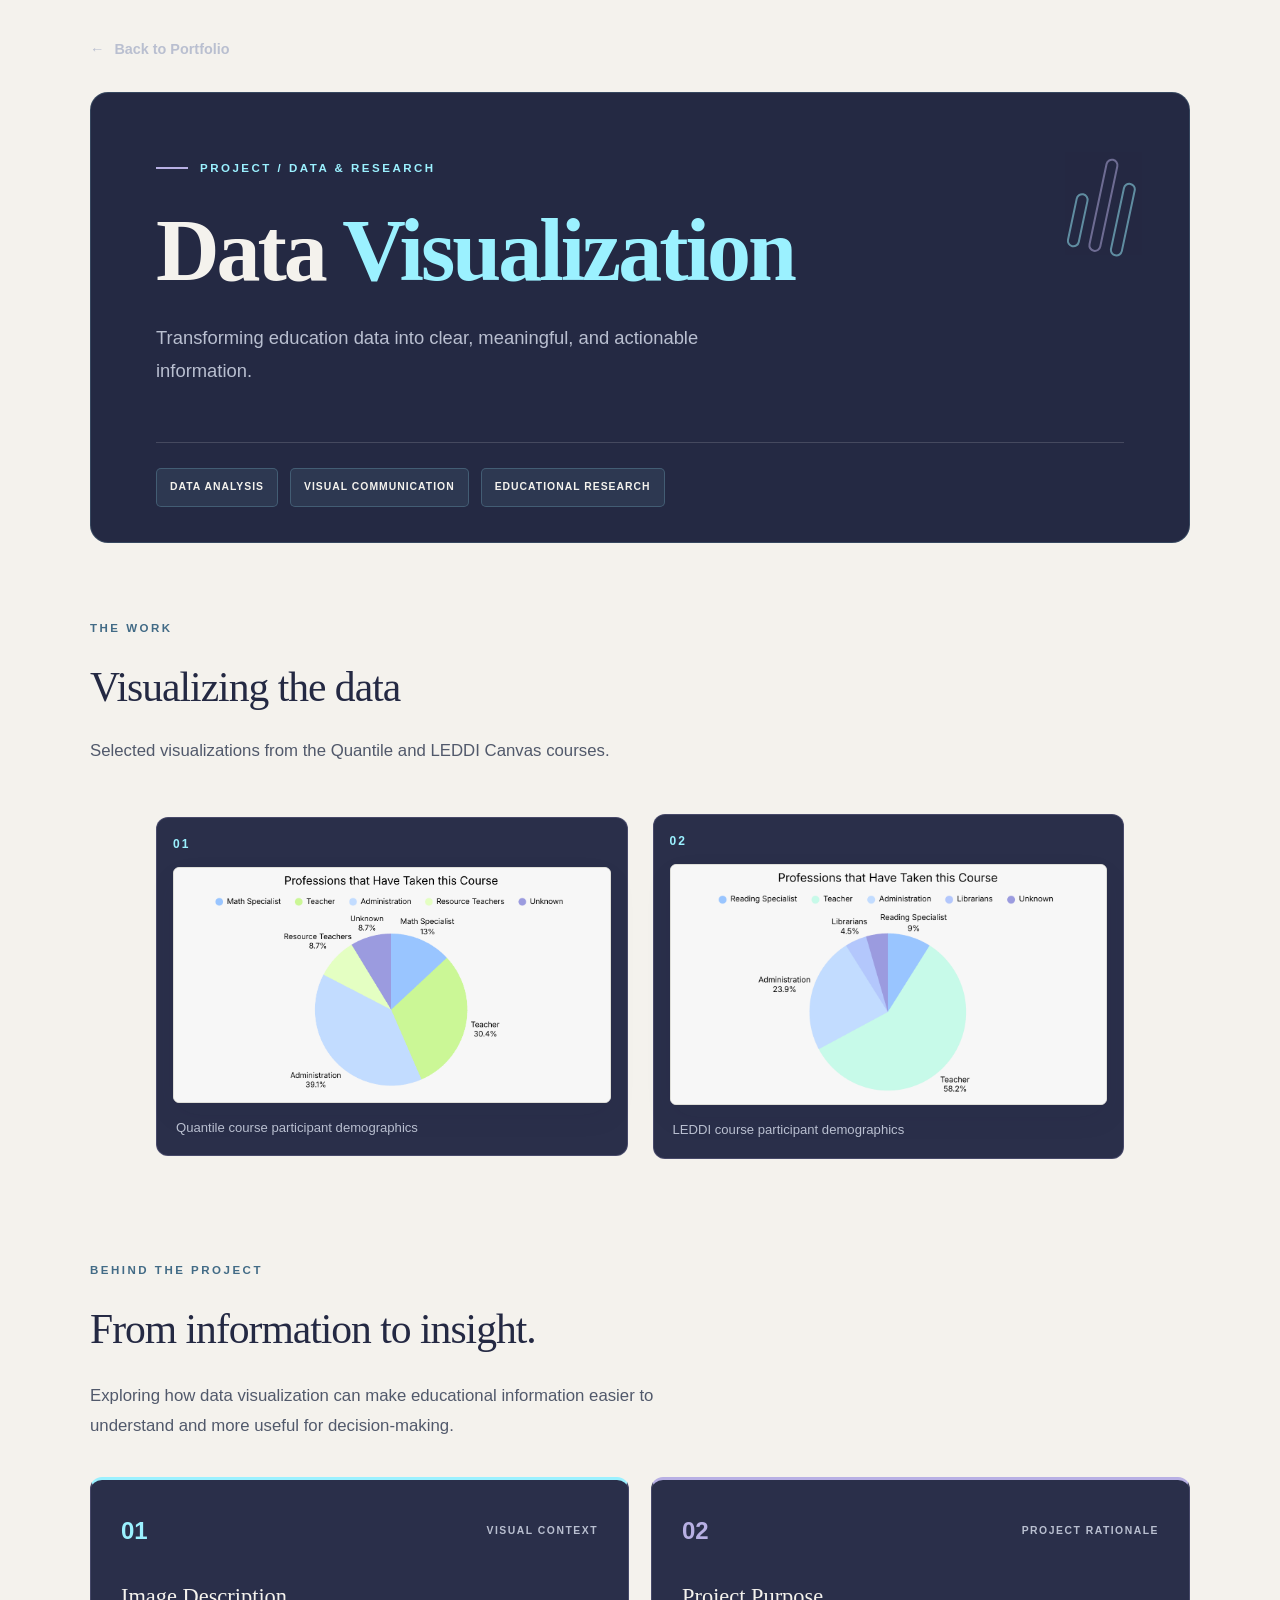
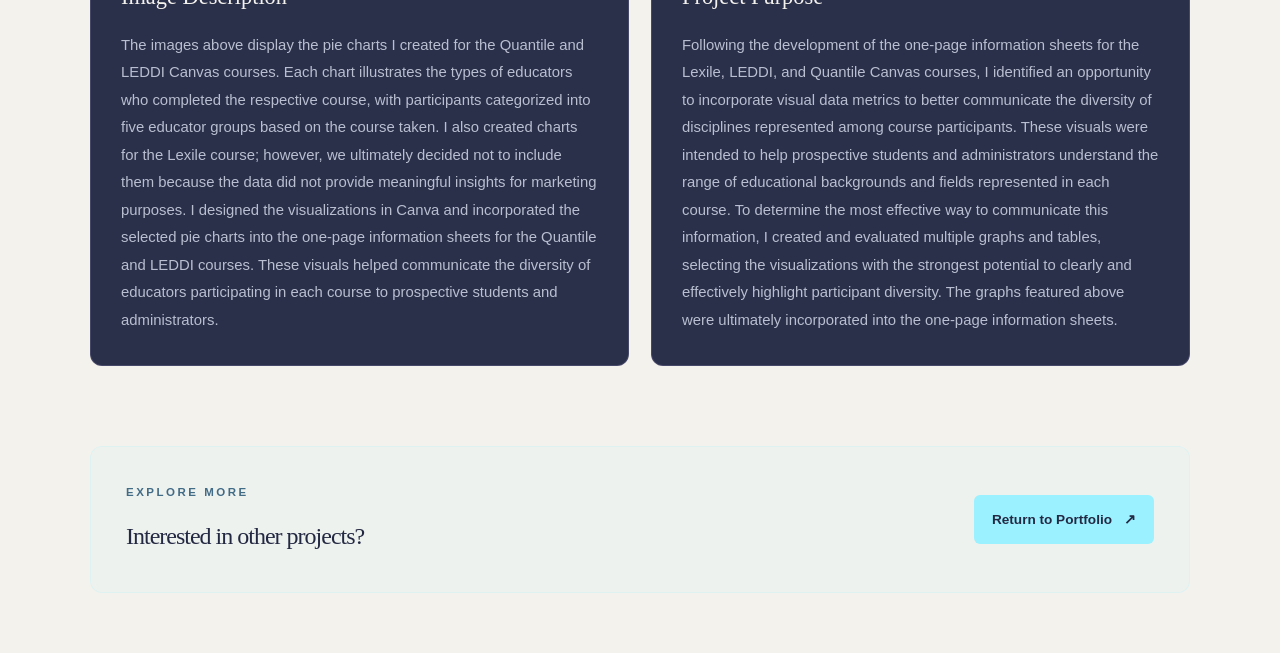
<file: portfolio/data-visualization.html>
<!DOCTYPE html>
<html lang="en">
<head>
    <meta charset="UTF-8">
    <meta name="viewport" content="width=device-width, initial-scale=1.0">
    <title>Data Visualization | Jayla Lindsey</title>
    <link rel="stylesheet" href="../style.css">
</head>
<body>

    <main class="project-page">

        <a href="../index.html" class="back-link">
            <span aria-hidden="true">←</span> Back to Portfolio
        </a>

        <!-- PROJECT HERO -->
        <header class="project-hero">
            <div class="project-kicker">
                <span class="project-kicker-line"></span>
                PROJECT / DATA & RESEARCH
            </div>

            <h1>Data <span>Visualization</span></h1>

            <p class="project-intro">
                Transforming education data into clear, meaningful, and actionable information.
            </p>

            <div class="project-hero-bottom">
                <span>DATA ANALYSIS</span>
                <span>VISUAL COMMUNICATION</span>
                <span>EDUCATIONAL RESEARCH</span>
            </div>

            <div class="project-hero-decoration" aria-hidden="true">
                <span></span>
                <span></span>
                <span></span>
            </div>
        </header>

        <!-- PROJECT VISUALS -->
        <section class="project-visual-section">
            <div class="project-section-heading">
                <div>
                    <p class="project-eyebrow">THE WORK</p>
                    <h2>Visualizing the data</h2>
                </div>
                <p class="project-section-note">
                    Selected visualizations from the Quantile and LEDDI Canvas courses.
                </p>
            </div>

            <div class="project-image">
                <figure class="project-image-card">
                    <div class="project-image-number">01</div>
                    <img src="portfolio/images/data-visualization-1.png"
                         alt="Pie chart showing educator groups represented in a course">
                    <figcaption>Quantile course participant demographics</figcaption>
                </figure>

                <figure class="project-image-card">
                    <div class="project-image-number">02</div>
                    <img src="portfolio/images/data-visualization-2.png"
                         alt="Pie chart showing educator groups represented in a second course">
                    <figcaption>LEDDI course participant demographics</figcaption>
                </figure>
            </div>
        </section>

        <!-- PROJECT DETAILS -->
        <section class="project-details">

            <div class="project-details-heading">
                <p class="project-eyebrow">BEHIND THE PROJECT</p>
                <h2>From information to insight.</h2>
                <p>
                    Exploring how data visualization can make educational information
                    easier to understand and more useful for decision-making.
                </p>
            </div>

            <div class="project-description">

                <article class="project-info-card">
                    <div class="project-card-topline">
                        <span class="project-card-number">01</span>
                        <span class="project-card-label">VISUAL CONTEXT</span>
                    </div>

                    <h3>Image Description</h3>

                    <p>
                        The images above display the pie charts I created for the Quantile
                        and LEDDI Canvas courses. Each chart illustrates the types of
                        educators who completed the respective course, with participants
                        categorized into five educator groups based on the course taken.
                        I also created charts for the Lexile course; however, we ultimately
                        decided not to include them because the data did not provide
                        meaningful insights for marketing purposes. I designed the
                        visualizations in Canva and incorporated the selected pie charts
                        into the one-page information sheets for the Quantile and LEDDI
                        courses. These visuals helped communicate the diversity of
                        educators participating in each course to prospective students
                        and administrators.
                    </p>
                </article>

                <article class="project-info-card project-purpose-card">
                    <div class="project-card-topline">
                        <span class="project-card-number">02</span>
                        <span class="project-card-label">PROJECT RATIONALE</span>
                    </div>

                    <h3>Project Purpose</h3>

                    <p>
                        Following the development of the one-page information sheets for
                        the Lexile, LEDDI, and Quantile Canvas courses, I identified an
                        opportunity to incorporate visual data metrics to better
                        communicate the diversity of disciplines represented among
                        course participants. These visuals were intended to help
                        prospective students and administrators understand the range
                        of educational backgrounds and fields represented in each course.
                        To determine the most effective way to communicate this
                        information, I created and evaluated multiple graphs and tables,
                        selecting the visualizations with the strongest potential to
                        clearly and effectively highlight participant diversity. The
                        graphs featured above were ultimately incorporated into the
                        one-page information sheets.
                    </p>
                </article>

            </div>
        </section>

        <!-- PROJECT FOOTER -->
        <footer class="project-footer">
            <div>
                <p class="project-eyebrow">EXPLORE MORE</p>
                <h2>Interested in other projects?</h2>
            </div>
            <a href="../index.html" class="project-footer-link">
                Return to Portfolio <span aria-hidden="true">↗</span>
            </a>
        </footer>

    </main>

</body>
</html>
</file>
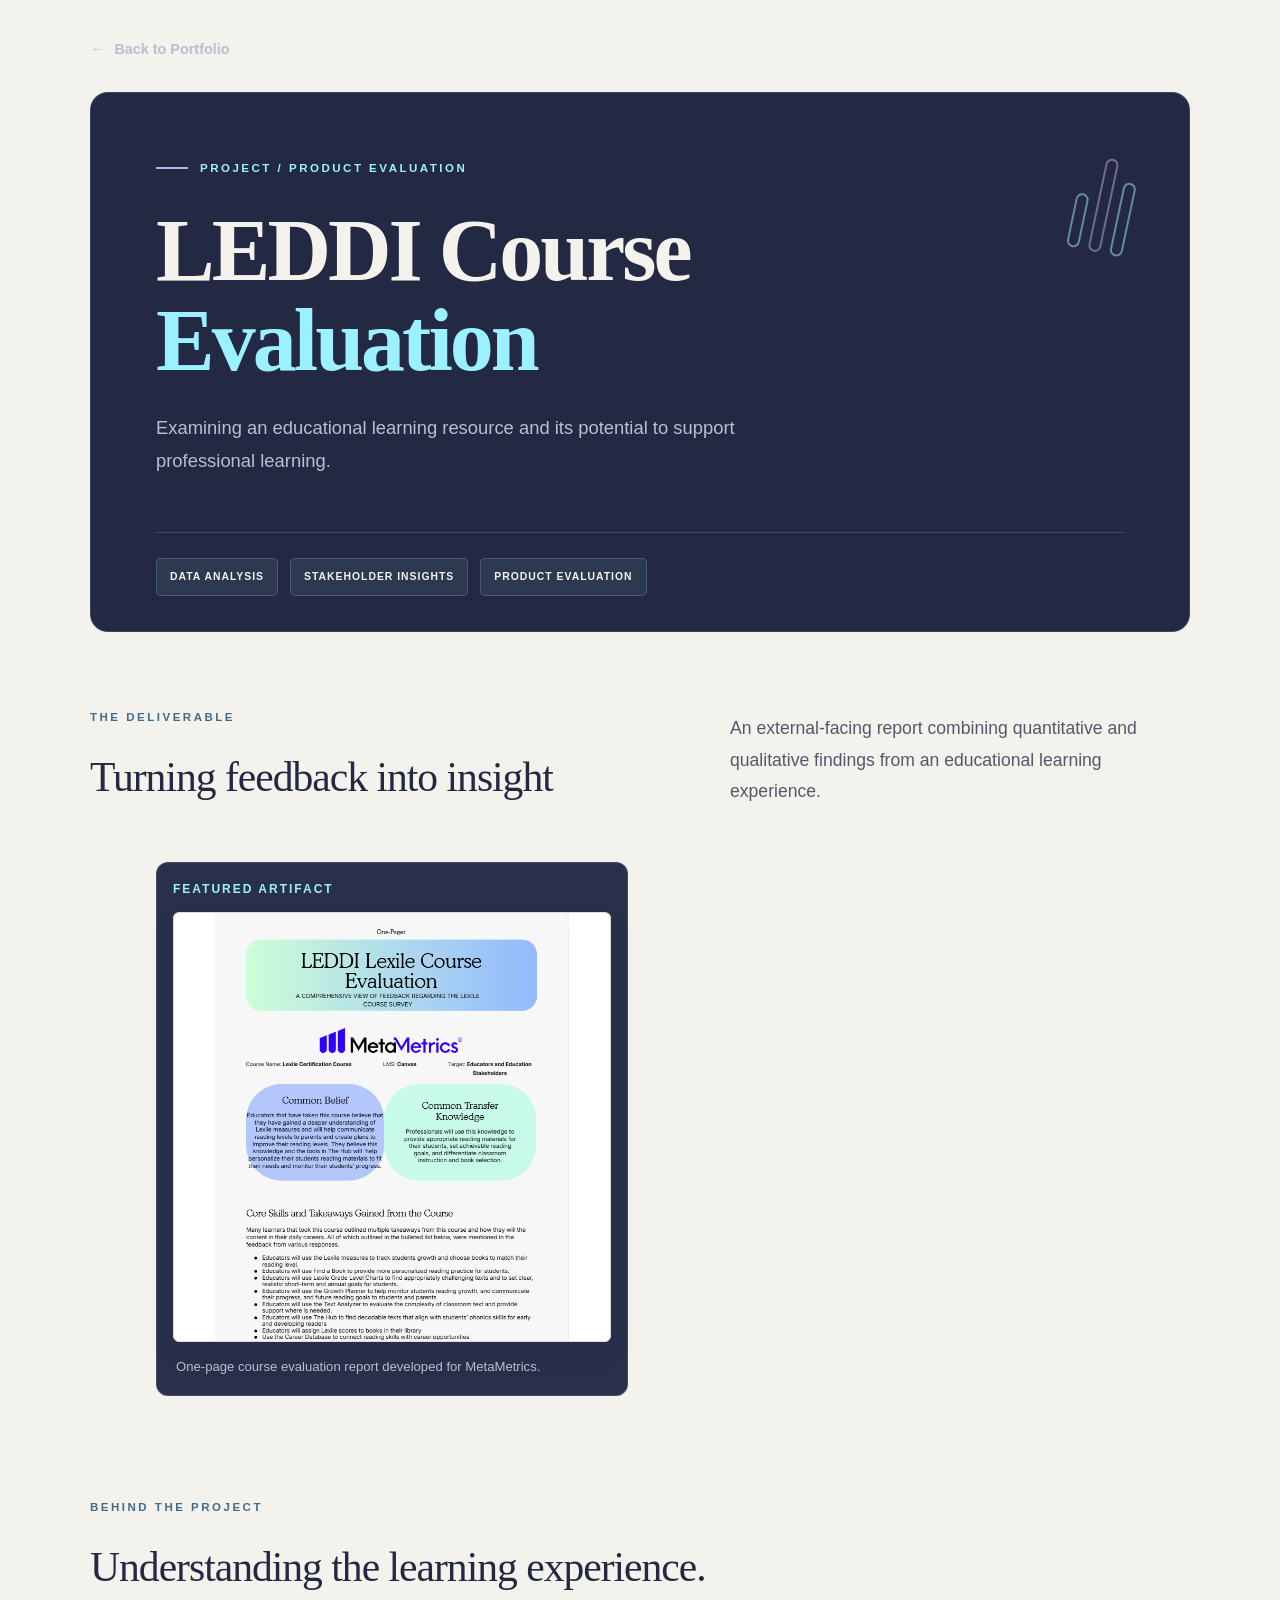
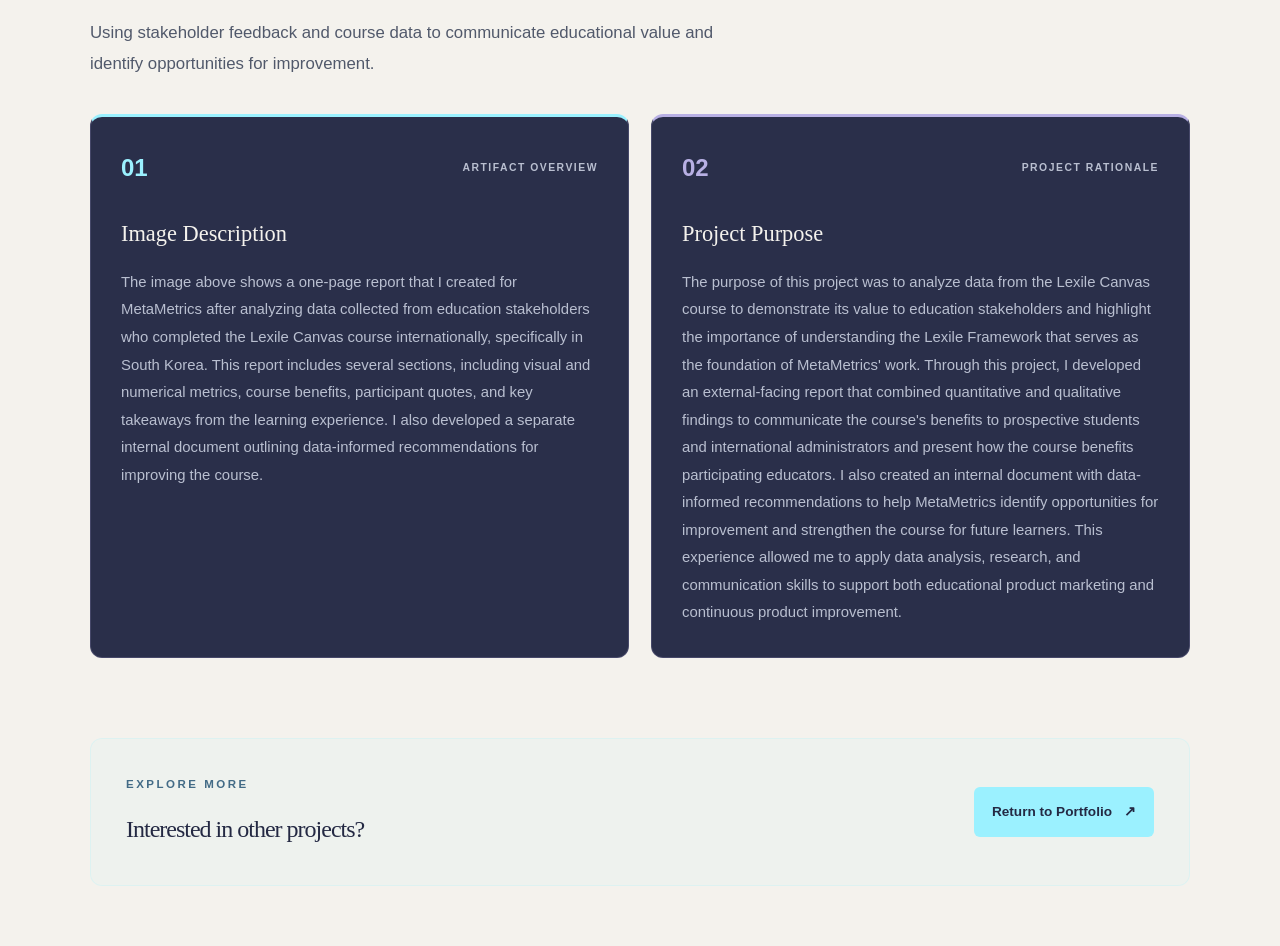
<file: portfolio/leddi.html>
<!DOCTYPE html>
<html lang="en">
<head>
    <meta charset="UTF-8">
    <meta name="viewport" content="width=device-width, initial-scale=1.0">
    <title>LEDDI Course Evaluation | Jayla Lindsey</title>
    <link rel="stylesheet" href="../style.css">
</head>
<body>

    <main class="project-page">

        <a href="../index.html" class="back-link">
            <span aria-hidden="true">←</span> Back to Portfolio
        </a>

        <!-- PROJECT HERO -->
        <header class="project-hero">
            <div class="project-kicker">
                <span class="project-kicker-line"></span>
                PROJECT / PRODUCT EVALUATION
            </div>

            <h1>LEDDI Course <span>Evaluation</span></h1>

            <p class="project-intro">
                Examining an educational learning resource and its potential
                to support professional learning.
            </p>

            <div class="project-hero-bottom">
                <span>DATA ANALYSIS</span>
                <span>STAKEHOLDER INSIGHTS</span>
                <span>PRODUCT EVALUATION</span>
            </div>

            <div class="project-hero-decoration" aria-hidden="true">
                <span></span>
                <span></span>
                <span></span>
            </div>
        </header>

        <!-- FEATURED ARTIFACT -->
        <section class="project-visual-section">

            <div class="project-section-heading single-image-heading">
                <div>
                    <p class="project-eyebrow">THE DELIVERABLE</p>
                    <h2>Turning feedback into insight</h2>
                </div>

                <p class="project-section-note">
                    An external-facing report combining quantitative and
                    qualitative findings from an educational learning experience.
                </p>
            </div>

            <div class="project-image led-di-image">
                <figure class="project-image-card">
                    <div class="project-image-number">FEATURED ARTIFACT</div>

                    <img src="portfolio/images/leddi.png"
                         alt="One-page report presenting educational course metrics, benefits, participant quotes, and key takeaways">

                    <figcaption>
                        One-page course evaluation report developed for MetaMetrics.
                    </figcaption>
                </figure>
            </div>

        </section>

        <!-- PROJECT DETAILS -->
        <section class="project-details">

            <div class="project-details-heading">
                <p class="project-eyebrow">BEHIND THE PROJECT</p>
                <h2>Understanding the learning experience.</h2>
                <p>
                    Using stakeholder feedback and course data to communicate
                    educational value and identify opportunities for improvement.
                </p>
            </div>

            <div class="project-description">

                <article class="project-info-card">
                    <div class="project-card-topline">
                        <span class="project-card-number">01</span>
                        <span class="project-card-label">ARTIFACT OVERVIEW</span>
                    </div>

                    <h3>Image Description</h3>

                    <p>
                        The image above shows a one-page report that I created
                        for MetaMetrics after analyzing data collected from
                        education stakeholders who completed the Lexile Canvas
                        course internationally, specifically in South Korea.
                        This report includes several sections, including visual
                        and numerical metrics, course benefits, participant
                        quotes, and key takeaways from the learning experience.
                        I also developed a separate internal document outlining
                        data-informed recommendations for improving the course.
                    </p>
                </article>

                <article class="project-info-card project-purpose-card">
                    <div class="project-card-topline">
                        <span class="project-card-number">02</span>
                        <span class="project-card-label">PROJECT RATIONALE</span>
                    </div>

                    <h3>Project Purpose</h3>

                    <p>
                        The purpose of this project was to analyze data from the
                        Lexile Canvas course to demonstrate its value to education
                        stakeholders and highlight the importance of understanding
                        the Lexile Framework that serves as the foundation of
                        MetaMetrics' work. Through this project, I developed an
                        external-facing report that combined quantitative and
                        qualitative findings to communicate the course's benefits
                        to prospective students and international administrators
                        and present how the course benefits participating educators.
                        I also created an internal document with data-informed
                        recommendations to help MetaMetrics identify opportunities
                        for improvement and strengthen the course for future learners.
                        This experience allowed me to apply data analysis, research,
                        and communication skills to support both educational product
                        marketing and continuous product improvement.
                    </p>
                </article>

            </div>
        </section>

        <!-- PROJECT FOOTER -->
        <footer class="project-footer">
            <div>
                <p class="project-eyebrow">EXPLORE MORE</p>
                <h2>Interested in other projects?</h2>
            </div>

            <a href="../index.html" class="project-footer-link">
                Return to Portfolio <span aria-hidden="true">↗</span>
            </a>
        </footer>

    </main>

</body>
</html>
</file>
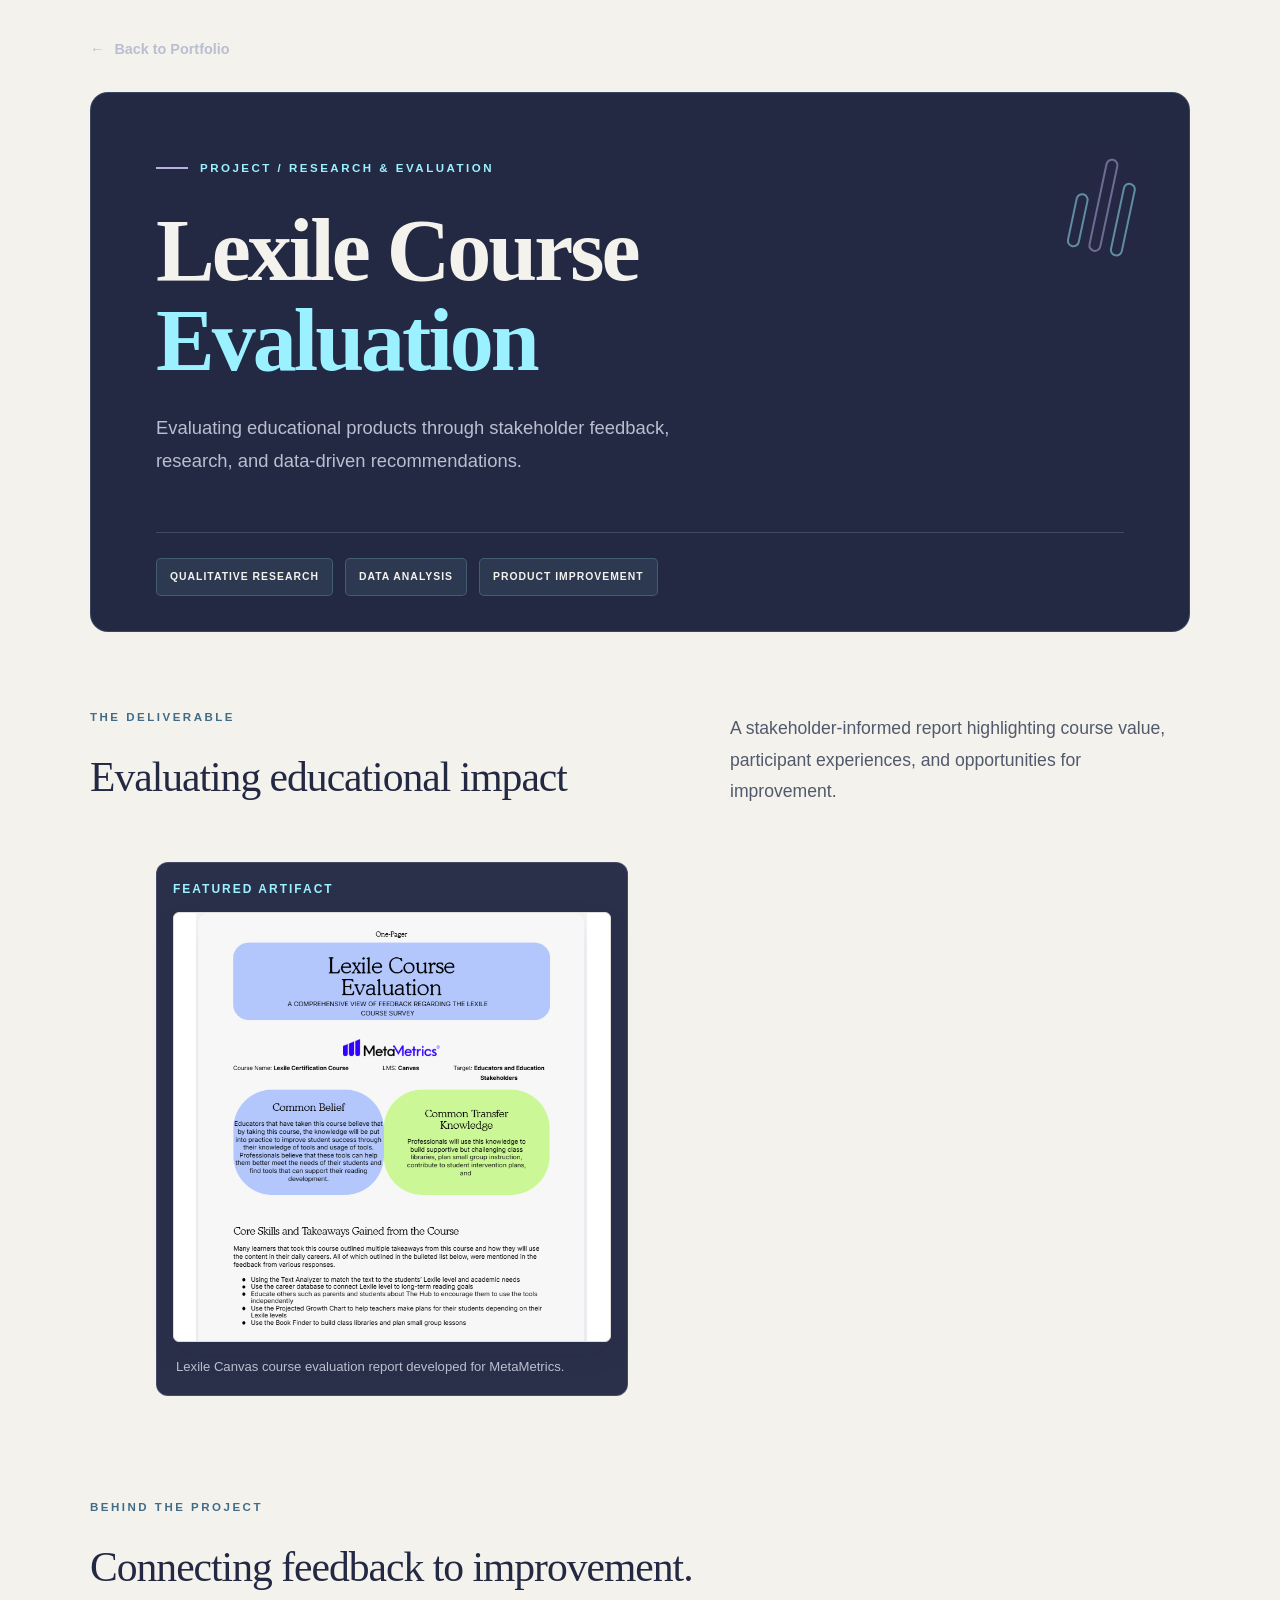
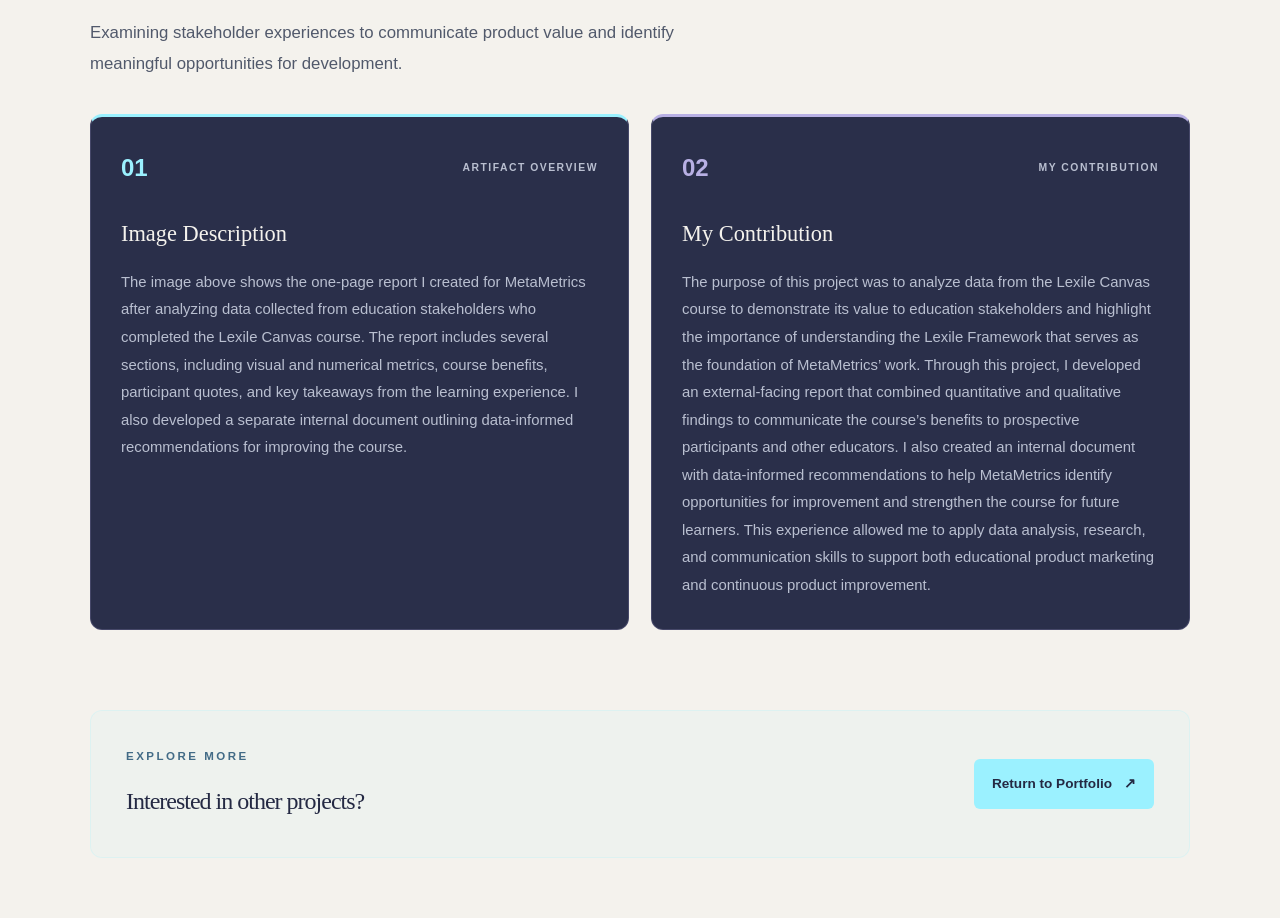
<file: portfolio/lexile.html>
<!DOCTYPE html>
<html lang="en">
<head>
    <title>Lexile Course Evaluation | Jayla Lindsey</title>
    <meta charset="utf-8">
    <meta name="viewport" content="width=device-width, initial-scale=1">
    <link rel="stylesheet" href="../style.css">
</head>

<body>

    <main class="project-page">

        <a href="../index.html" class="back-link">
            <span aria-hidden="true">←</span> Back to Portfolio
        </a>

        <!-- PROJECT HERO -->
        <header class="project-hero">
            <div class="project-kicker">
                <span class="project-kicker-line"></span>
                PROJECT / RESEARCH & EVALUATION
            </div>

            <h1>Lexile Course <span>Evaluation</span></h1>

            <p class="project-intro">
                Evaluating educational products through stakeholder feedback,
                research, and data-driven recommendations.
            </p>

            <div class="project-hero-bottom">
                <span>QUALITATIVE RESEARCH</span>
                <span>DATA ANALYSIS</span>
                <span>PRODUCT IMPROVEMENT</span>
            </div>

            <div class="project-hero-decoration" aria-hidden="true">
                <span></span>
                <span></span>
                <span></span>
            </div>
        </header>

        <!-- FEATURED ARTIFACT -->
        <section class="project-visual-section">

            <div class="project-section-heading single-image-heading">
                <div>
                    <p class="project-eyebrow">THE DELIVERABLE</p>
                    <h2>Evaluating educational impact</h2>
                </div>

                <p class="project-section-note">
                    A stakeholder-informed report highlighting course value,
                    participant experiences, and opportunities for improvement.
                </p>
            </div>

            <div class="project-image">
                <figure class="project-image-card">
                    <div class="project-image-number">FEATURED ARTIFACT</div>

                    <img src="portfolio/images/lexile.png"
                         alt="One-page Lexile Canvas course evaluation report">

                    <figcaption>
                        Lexile Canvas course evaluation report developed for MetaMetrics.
                    </figcaption>
                </figure>
            </div>

        </section>

        <!-- PROJECT DETAILS -->
        <section class="project-details">

            <div class="project-details-heading">
                <p class="project-eyebrow">BEHIND THE PROJECT</p>
                <h2>Connecting feedback to improvement.</h2>
                <p>
                    Examining stakeholder experiences to communicate product
                    value and identify meaningful opportunities for development.
                </p>
            </div>

            <div class="project-description">

                <article class="project-info-card">
                    <div class="project-card-topline">
                        <span class="project-card-number">01</span>
                        <span class="project-card-label">ARTIFACT OVERVIEW</span>
                    </div>

                    <h3>Image Description</h3>

                    <p>
                        The image above shows the one-page report I created for
                        MetaMetrics after analyzing data collected from education
                        stakeholders who completed the Lexile Canvas course.
                        The report includes several sections, including visual
                        and numerical metrics, course benefits, participant
                        quotes, and key takeaways from the learning experience.
                        I also developed a separate internal document outlining
                        data-informed recommendations for improving the course.
                    </p>
                </article>

                <article class="project-info-card project-purpose-card">
                    <div class="project-card-topline">
                        <span class="project-card-number">02</span>
                        <span class="project-card-label">MY CONTRIBUTION</span>
                    </div>

                    <h3>My Contribution</h3>

                    <p>
                        The purpose of this project was to analyze data from the
                        Lexile Canvas course to demonstrate its value to education
                        stakeholders and highlight the importance of understanding
                        the Lexile Framework that serves as the foundation of
                        MetaMetrics’ work. Through this project, I developed an
                        external-facing report that combined quantitative and
                        qualitative findings to communicate the course’s benefits
                        to prospective participants and other educators. I also
                        created an internal document with data-informed
                        recommendations to help MetaMetrics identify opportunities
                        for improvement and strengthen the course for future
                        learners. This experience allowed me to apply data analysis,
                        research, and communication skills to support both
                        educational product marketing and continuous product
                        improvement.
                    </p>
                </article>

            </div>
        </section>

        <!-- PROJECT FOOTER -->
        <footer class="project-footer">
            <div>
                <p class="project-eyebrow">EXPLORE MORE</p>
                <h2>Interested in other projects?</h2>
            </div>

            <a href="../index.html" class="project-footer-link">
                Return to Portfolio <span aria-hidden="true">↗</span>
            </a>
        </footer>

    </main>

</body>
</html>
</file>
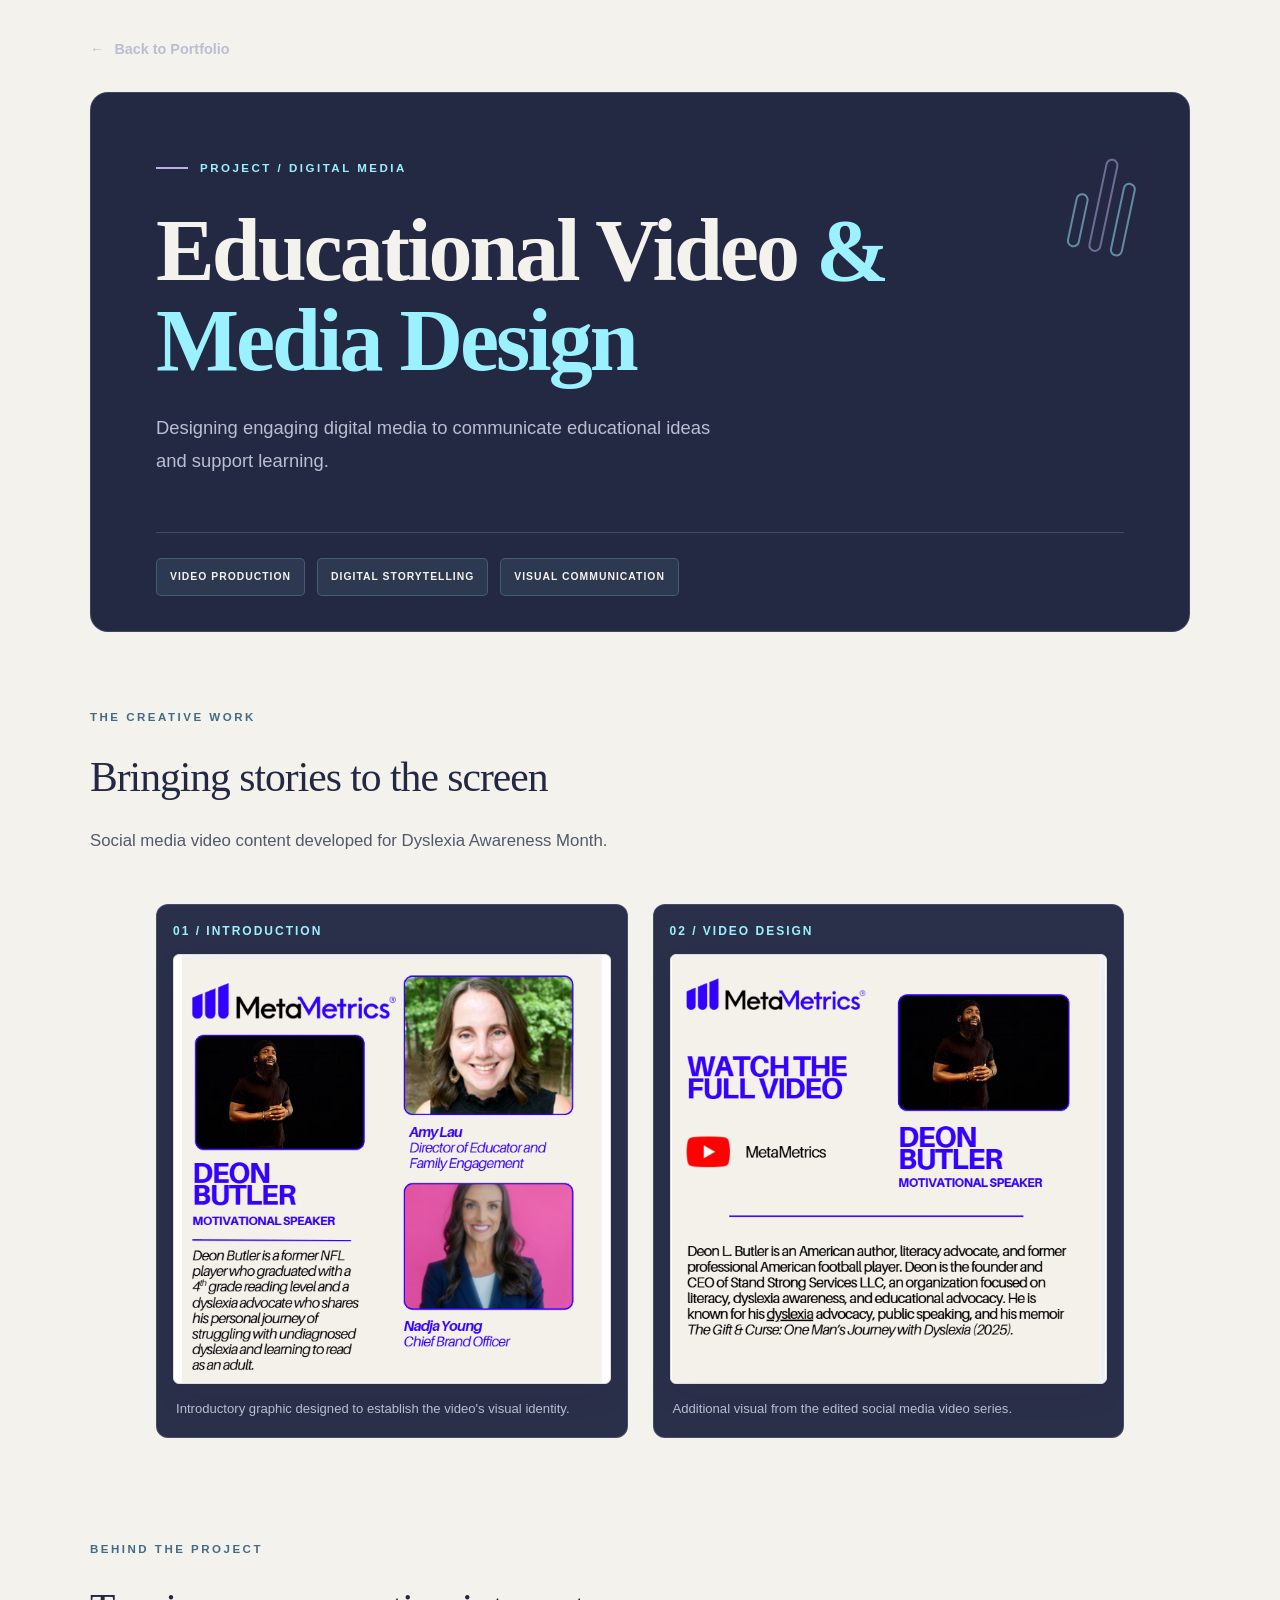
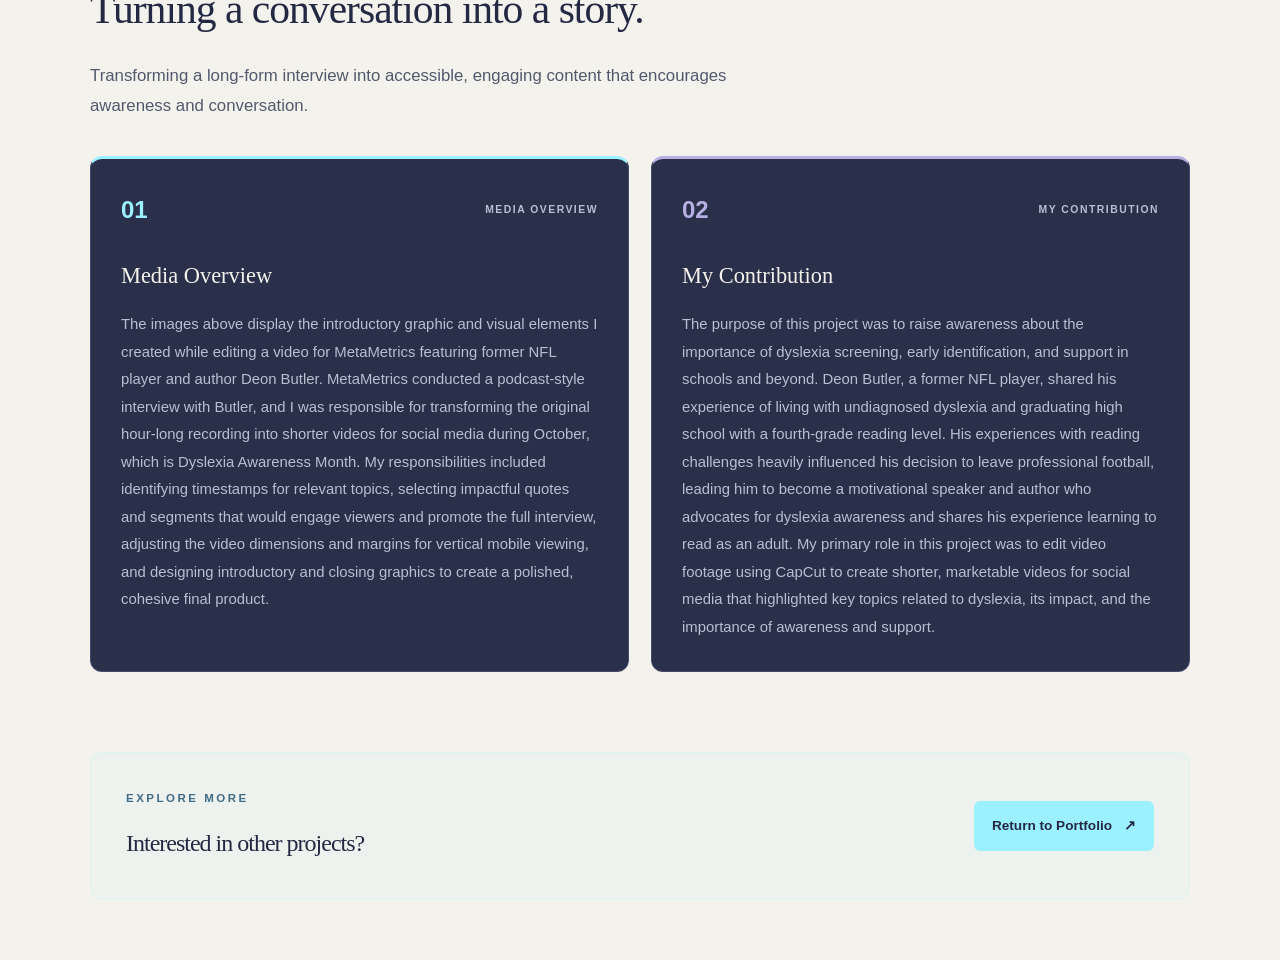
<file: portfolio/media-design.html>
<!DOCTYPE html>
<html lang="en">
<head>
    <meta charset="UTF-8">
    <meta name="viewport" content="width=device-width, initial-scale=1.0">
    <title>Educational Video & Media Design | Jayla Lindsey</title>
    <link rel="stylesheet" href="../style.css">
</head>
<body>

    <main class="project-page">

        <a href="../index.html" class="back-link">
            <span aria-hidden="true">←</span> Back to Portfolio
        </a>

        <!-- PROJECT HERO -->
        <header class="project-hero">
            <div class="project-kicker">
                <span class="project-kicker-line"></span>
                PROJECT / DIGITAL MEDIA
            </div>

            <h1>Educational Video <span>& Media Design</span></h1>

            <p class="project-intro">
                Designing engaging digital media to communicate educational
                ideas and support learning.
            </p>

            <div class="project-hero-bottom">
                <span>VIDEO PRODUCTION</span>
                <span>DIGITAL STORYTELLING</span>
                <span>VISUAL COMMUNICATION</span>
            </div>

            <div class="project-hero-decoration" aria-hidden="true">
                <span></span>
                <span></span>
                <span></span>
            </div>
        </header>

        <!-- MEDIA SHOWCASE -->
        <section class="project-visual-section">

            <div class="project-section-heading">
                <div>
                    <p class="project-eyebrow">THE CREATIVE WORK</p>
                    <h2>Bringing stories to the screen</h2>
                </div>

                <p class="project-section-note">
                    Social media video content developed for Dyslexia Awareness Month.
                </p>
            </div>

            <div class="project-image media-showcase">

                <figure class="project-image-card">
                    <div class="project-image-number">01 / INTRODUCTION</div>

                    <img src="portfolio/images/media-design-1.png"
                         alt="Introductory graphic designed for a dyslexia awareness video">

                    <figcaption>
                        Introductory graphic designed to establish the video's visual identity.
                    </figcaption>
                </figure>

                <figure class="project-image-card">
                    <div class="project-image-number">02 / VIDEO DESIGN</div>

                    <img src="portfolio/images/media-design-2.png"
                         alt="Second visual from the educational video and media design project">

                    <figcaption>
                        Additional visual from the edited social media video series.
                    </figcaption>
                </figure>

            </div>
        </section>

        <!-- PROJECT DETAILS -->
        <section class="project-details">

            <div class="project-details-heading">
                <p class="project-eyebrow">BEHIND THE PROJECT</p>
                <h2>Turning a conversation into a story.</h2>
                <p>
                    Transforming a long-form interview into accessible,
                    engaging content that encourages awareness and conversation.
                </p>
            </div>

            <div class="project-description">

                <article class="project-info-card">
                    <div class="project-card-topline">
                        <span class="project-card-number">01</span>
                        <span class="project-card-label">MEDIA OVERVIEW</span>
                    </div>

                    <h3>Media Overview</h3>

                    <p>
                        The images above display the introductory graphic and
                        visual elements I created while editing a video for
                        MetaMetrics featuring former NFL player and author
                        Deon Butler. MetaMetrics conducted a podcast-style
                        interview with Butler, and I was responsible for
                        transforming the original hour-long recording into
                        shorter videos for social media during October, which
                        is Dyslexia Awareness Month. My responsibilities
                        included identifying timestamps for relevant topics,
                        selecting impactful quotes and segments that would
                        engage viewers and promote the full interview,
                        adjusting the video dimensions and margins for
                        vertical mobile viewing, and designing introductory
                        and closing graphics to create a polished, cohesive
                        final product.
                    </p>
                </article>

                <article class="project-info-card project-purpose-card">
                    <div class="project-card-topline">
                        <span class="project-card-number">02</span>
                        <span class="project-card-label">MY CONTRIBUTION</span>
                    </div>

                    <h3>My Contribution</h3>

                    <p>
                        The purpose of this project was to raise awareness
                        about the importance of dyslexia screening, early
                        identification, and support in schools and beyond.
                        Deon Butler, a former NFL player, shared his experience
                        of living with undiagnosed dyslexia and graduating
                        high school with a fourth-grade reading level. His
                        experiences with reading challenges heavily influenced
                        his decision to leave professional football, leading
                        him to become a motivational speaker and author who
                        advocates for dyslexia awareness and shares his
                        experience learning to read as an adult. My primary
                        role in this project was to edit video footage using
                        CapCut to create shorter, marketable videos for social
                        media that highlighted key topics related to dyslexia,
                        its impact, and the importance of awareness and support.
                    </p>
                </article>

            </div>
        </section>

        <!-- PROJECT FOOTER -->
        <footer class="project-footer">
            <div>
                <p class="project-eyebrow">EXPLORE MORE</p>
                <h2>Interested in other projects?</h2>
            </div>

            <a href="../index.html" class="project-footer-link">
                Return to Portfolio <span aria-hidden="true">↗</span>
            </a>
        </footer>

    </main>

</body>
</html>
</file>
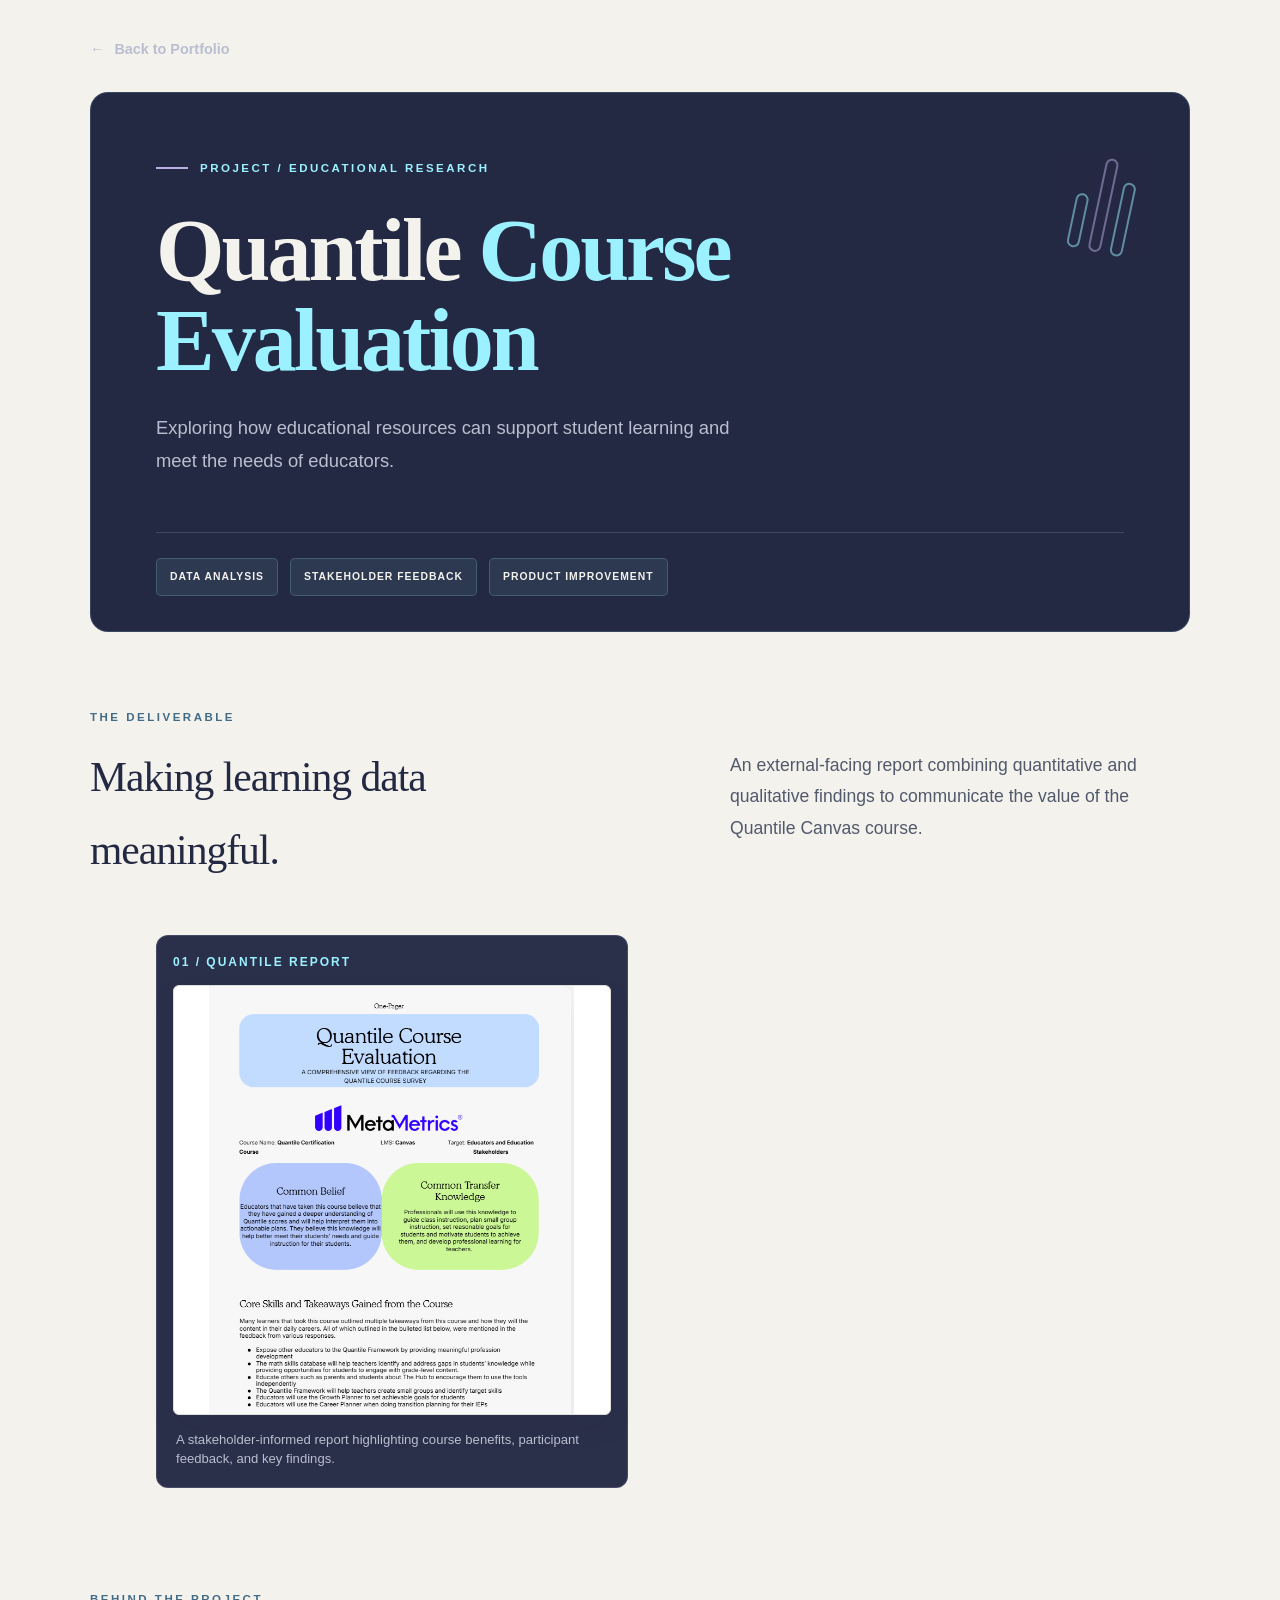
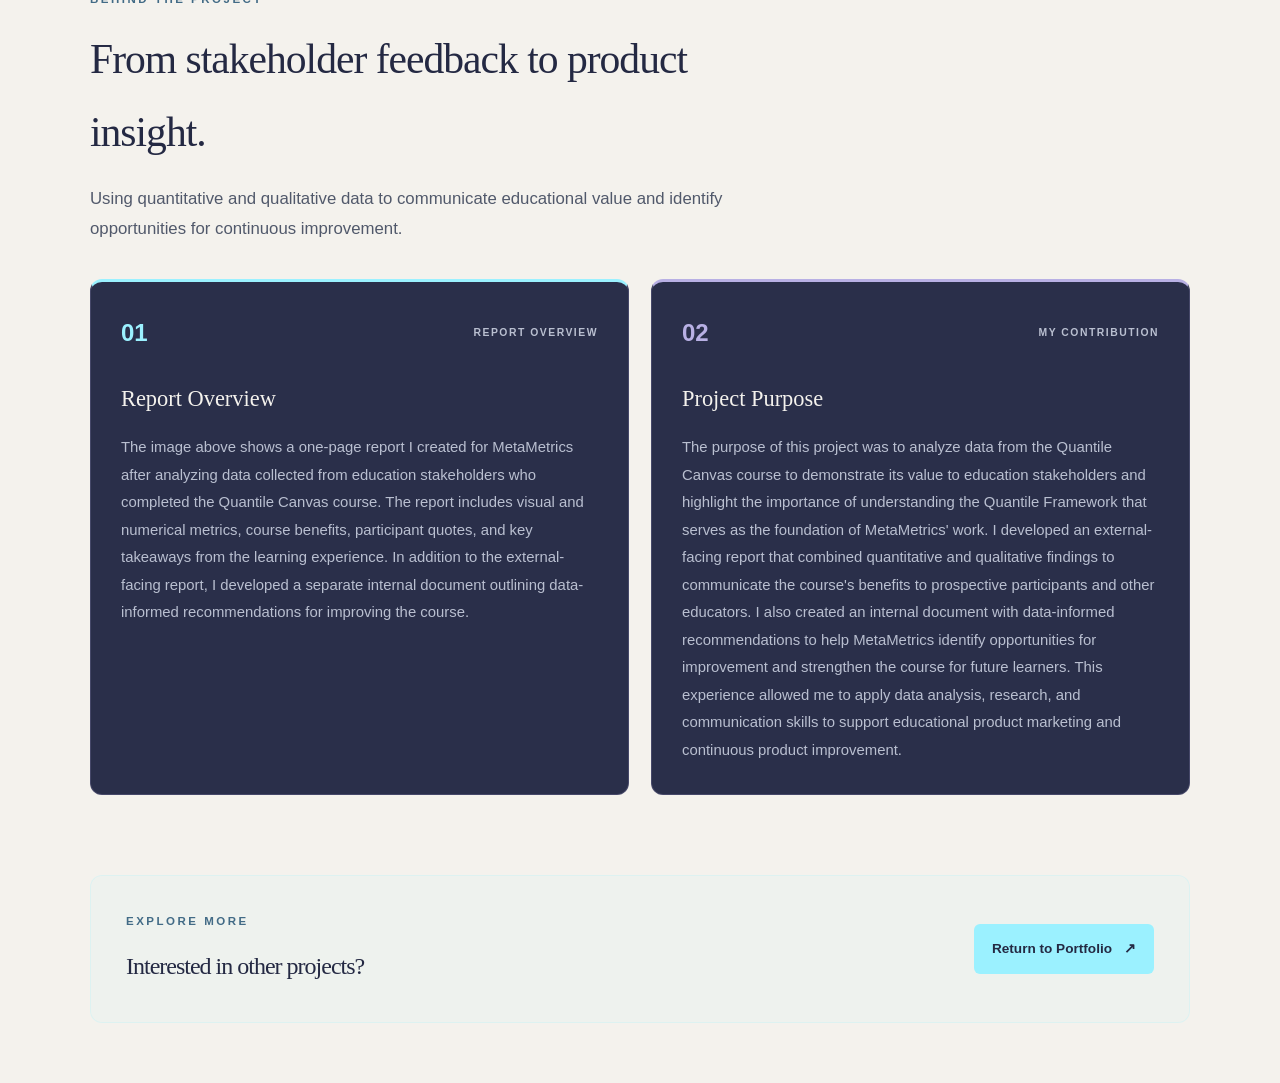
<file: portfolio/quantile.html>
<!DOCTYPE html>
<html lang="en">
<head>
    <meta charset="UTF-8">
    <meta name="viewport" content="width=device-width, initial-scale=1.0">
    <title>Quantile Course Evaluation | Jayla Lindsey</title>
    <link rel="stylesheet" href="../style.css">
</head>
<body>

    <main class="project-page">

        <a href="../index.html" class="back-link">
            <span aria-hidden="true">←</span> Back to Portfolio
        </a>

        <!-- PROJECT HERO -->
        <header class="project-hero">
            <div class="project-kicker">
                <span class="project-kicker-line"></span>
                PROJECT / EDUCATIONAL RESEARCH
            </div>

            <h1>Quantile <span>Course Evaluation</span></h1>

            <p class="project-intro">
                Exploring how educational resources can support student
                learning and meet the needs of educators.
            </p>

            <div class="project-hero-bottom">
                <span>DATA ANALYSIS</span>
                <span>STAKEHOLDER FEEDBACK</span>
                <span>PRODUCT IMPROVEMENT</span>
            </div>

            <div class="project-hero-decoration" aria-hidden="true">
                <span></span>
                <span></span>
                <span></span>
            </div>
        </header>

        <!-- PROJECT SHOWCASE -->
        <section class="project-visual-section">

            <div class="project-section-heading single-image-heading">
                <div>
                    <p class="project-eyebrow">THE DELIVERABLE</p>
                    <h2>Making learning data meaningful.</h2>
                </div>

                <p class="project-section-note">
                    An external-facing report combining quantitative and
                    qualitative findings to communicate the value of the
                    Quantile Canvas course.
                </p>
            </div>

            <div class="project-image">

                <figure class="project-image-card">
                    <div class="project-image-number">01 / QUANTILE REPORT</div>

                    <img src="portfolio/images/quantile.png"
                         alt="One-page report summarizing stakeholder feedback and findings from the Quantile Canvas course">

                    <figcaption>
                        A stakeholder-informed report highlighting course
                        benefits, participant feedback, and key findings.
                    </figcaption>
                </figure>

            </div>
        </section>

        <!-- PROJECT DETAILS -->
        <section class="project-details">

            <div class="project-details-heading">
                <p class="project-eyebrow">BEHIND THE PROJECT</p>
                <h2>From stakeholder feedback to product insight.</h2>
                <p>
                    Using quantitative and qualitative data to communicate
                    educational value and identify opportunities for
                    continuous improvement.
                </p>
            </div>

            <div class="project-description">

                <article class="project-info-card">
                    <div class="project-card-topline">
                        <span class="project-card-number">01</span>
                        <span class="project-card-label">REPORT OVERVIEW</span>
                    </div>

                    <h3>Report Overview</h3>

                    <p>
                        The image above shows a one-page report I created
                        for MetaMetrics after analyzing data collected from
                        education stakeholders who completed the Quantile
                        Canvas course. The report includes visual and
                        numerical metrics, course benefits, participant
                        quotes, and key takeaways from the learning
                        experience. In addition to the external-facing
                        report, I developed a separate internal document
                        outlining data-informed recommendations for
                        improving the course.
                    </p>
                </article>

                <article class="project-info-card project-purpose-card">
                    <div class="project-card-topline">
                        <span class="project-card-number">02</span>
                        <span class="project-card-label">MY CONTRIBUTION</span>
                    </div>

                    <h3>Project Purpose</h3>

                    <p>
                        The purpose of this project was to analyze data
                        from the Quantile Canvas course to demonstrate its
                        value to education stakeholders and highlight the
                        importance of understanding the Quantile Framework
                        that serves as the foundation of MetaMetrics'
                        work. I developed an external-facing report that
                        combined quantitative and qualitative findings
                        to communicate the course's benefits to prospective
                        participants and other educators. I also created
                        an internal document with data-informed
                        recommendations to help MetaMetrics identify
                        opportunities for improvement and strengthen the
                        course for future learners. This experience allowed
                        me to apply data analysis, research, and
                        communication skills to support educational
                        product marketing and continuous product
                        improvement.
                    </p>
                </article>

            </div>
        </section>

        <!-- PROJECT FOOTER -->
        <footer class="project-footer">
            <div>
                <p class="project-eyebrow">EXPLORE MORE</p>
                <h2>Interested in other projects?</h2>
            </div>

            <a href="../index.html" class="project-footer-link">
                Return to Portfolio <span aria-hidden="true">↗</span>
            </a>
        </footer>

    </main>

</body>
</html>
</file>
<file: style.css>
/* ==========================================================
   JAYLA LINDSEY PORTFOLIO
   MODERN EDITORIAL DESIGN
   Coordinated with resume.css
   ========================================================== */

:root {
    --ink: #242943;
    --panel: #2a2f4a;
    --blue: #9bf1ff;
    --sky: #6fc3df;
    --lavender: #b8b0e4;
    --paper: #f4f2ed;
    --white: #ffffff;
    --muted: #68718b;
    --border: #deded9;
    --body-text: #596078;
}

/* =========================
   RESET AND TYPOGRAPHY
   ========================= */

* {
    margin: 0;
    padding: 0;
    box-sizing: border-box;
}

html {
    scroll-behavior: smooth;
    scroll-padding-top: 85px;
}

body {
    font-family: "Source Sans Pro", Arial, sans-serif;
    font-size: 16px;
    line-height: 1.75;
    color: var(--ink);
    background: var(--paper);
}

h1, h2, h3, h4 {
    font-weight: 500;
}

h1, h2, h3 {
    font-family: Georgia, "Times New Roman", serif;
}

p {
    margin-bottom: 1.2rem;
}

a {
    color: inherit;
    text-decoration: none;
    transition: color .2s ease, background .2s ease;
}

a:hover {
    color: #4e9eb8;
}

img {
    max-width: 100%;
    display: block;
}

button, input, textarea {
    font: inherit;
}

/* =========================
   HEADER AND NAVIGATION
   ========================= */

#header {
    position: fixed;
    top: 0;
    left: 0;
    z-index: 10000;
    display: flex;
    align-items: center;
    justify-content: space-between;
    width: 100%;
    height: 72px;
    padding: 0 7vw;
    background: rgba(36, 41, 67, .97);
    box-shadow: 0 4px 20px rgba(0,0,0,.08);
}

#header .logo {
    color: var(--white);
    font-size: .85rem;
    font-weight: 700;
    letter-spacing: .13em;
    text-transform: uppercase;
}

#header .logo strong {
    color: var(--blue);
}

#header .logo span {
    color: #c4cada;
    font-weight: 400;
}

#header nav .menu-toggle {
    color: var(--white);
    font-size: .75rem;
    font-weight: 700;
    letter-spacing: .16em;
    text-transform: uppercase;
}

#header nav .menu-toggle:hover {
    color: var(--blue);
}

/* =========================
   OVERLAY MENU
   ========================= */

#menu {
    position: fixed;
    inset: 0;
    z-index: 10002;
    display: flex;
    align-items: center;
    justify-content: center;
    background: var(--ink);
    opacity: 0;
    visibility: hidden;
    transition: opacity .35s ease, visibility .35s ease;
}

#menu.visible {
    opacity: 1;
    visibility: visible;
}

#menu .inner {
    width: 90%;
    max-width: 420px;
    text-align: center;
}

#menu .links {
    list-style: none;
}

#menu .links li {
    border-bottom: 1px solid rgba(255,255,255,.13);
}

#menu .links a {
    display: block;
    padding: 1rem;
    color: var(--white);
    font-size: .85rem;
    font-weight: 700;
    letter-spacing: .12em;
    text-transform: uppercase;
}

#menu .links a:hover {
    color: var(--blue);
    background: rgba(255,255,255,.04);
}

#menu .close {
    display: inline-block;
    margin-top: 2rem;
    padding: .65rem 1.5rem;
    border: 1px solid rgba(255,255,255,.4);
    color: var(--white);
    font-size: .75rem;
    letter-spacing: .12em;
    text-transform: uppercase;
}

#menu .close:hover {
    border-color: var(--blue);
    color: var(--blue);
}

/* =========================
   HERO / INTRODUCTION
   ========================= */

#banner {
    position: relative;
    display: flex;
    align-items: center;
    min-height: 690px;
    padding: 130px 7vw 85px;
    overflow: hidden;
    color: var(--white);
    background:
        radial-gradient(
            circle at 85% 20%,
            rgba(111,195,223,.18),
            transparent 27rem
        ),
        linear-gradient(
            125deg,
            #242943 0%,
            #303754 65%,
            #343b5a 100%
        );
}

#banner::after {
    content: "JL";
    position: absolute;
    right: -30px;
    bottom: -105px;
    color: rgba(255,255,255,.035);
    font: 900 clamp(18rem, 35vw, 34rem)/.8 Georgia, serif;
    letter-spacing: -.12em;
    pointer-events: none;
}

#banner .inner {
    position: relative;
    z-index: 1;
    width: 100%;
    max-width: 1180px;
    margin: 0 auto;
}

#banner header {
    margin-bottom: 1.5rem;
}

#banner header::before {
    content: "EDUCATION  /  INNOVATION  /  RESEARCH";
    display: block;
    margin-bottom: 2rem;
    color: var(--blue);
    font-size: .72rem;
    font-weight: 700;
    letter-spacing: .17em;
}

#banner h1 {
    max-width: 850px;
    color: var(--white);
    font: 500 clamp(3.5rem, 8vw, 7rem)/.98 Georgia, serif;
    letter-spacing: -.055em;
}

#banner .content {
    display: flex;
    align-items: center;
    flex-wrap: wrap;
    gap: 2rem;
    margin-top: 2rem;
}

#banner .content p {
    max-width: 610px;
    margin: 0;
    color: #d5d9e5;
    font-size: 1.05rem;
    line-height: 1.85;
}

#banner .content p br {
    display: block;
    content: "";
    margin-bottom: .4rem;
}

/* =========================
   BUTTONS
   ========================= */

.actions {
    display: flex;
    flex-wrap: wrap;
    gap: 1rem;
    list-style: none;
}

.button {
    display: inline-flex;
    align-items: center;
    justify-content: center;
    min-height: 48px;
    padding: .8rem 1.35rem;
    border: 1px solid rgba(255,255,255,.45);
    border-radius: 2px;
    color: var(--white);
    font-size: .78rem;
    font-weight: 700;
    letter-spacing: .07em;
    text-transform: uppercase;
    transition: all .2s ease;
}

.button:hover {
    color: var(--ink);
    border-color: var(--blue);
    background: var(--blue);
    transform: translateY(-3px);
}

/* =========================
   MAIN CONTENT
   ========================= */

#main {
    background: var(--paper);
}

#main > section {
    border-top: 1px solid var(--border);
}

#main > section:first-child {
    border-top: 0;
}

#main .inner {
    width: 100%;
    max-width: 1180px;
    margin: 0 auto;
    padding: 6rem 3rem;
}

/* =========================
   PORTFOLIO SECTION
   ========================= */

#portfolio {
    position: relative;
    display: grid;
    grid-template-columns: repeat(2, minmax(0, 1fr));
    gap: 1.25rem;
    padding: 6rem 7vw;
    background: var(--paper);
}

/* Section label above portfolio cards */

#portfolio::before {
    content: "SELECTED WORK";
    grid-column: 1 / -1;
    display: block;
    margin-bottom: 1rem;
    color: #68718b;
    font-size: .72rem;
    font-weight: 700;
    letter-spacing: .17em;
}

/* Individual project cards */

.tiles article {
    position: relative;
    display: flex;
    align-items: flex-end;
    min-height: 310px;
    width: 100%;
    padding: 2.4rem;
    overflow: hidden;
    background: var(--ink);
    transition: transform .25s ease, box-shadow .25s ease;
}

.tiles article:nth-child(2n - 1),
.tiles article:nth-child(2n - 2) {
    width: 100%;
}

.tiles article:hover {
    transform: translateY(-6px);
    box-shadow: 0 18px 35px rgba(36,41,67,.13);
}

.tiles article::before {
    content: "";
    position: absolute;
    inset: 0;
    opacity: .95;
    transition: opacity .3s ease;
}

.tiles article:hover::before {
    opacity: .75;
}

.tiles article::after {
    content: "";
    position: absolute;
    inset: 0;
    background: linear-gradient(
        0deg,
        rgba(36,41,67,.94) 0%,
        rgba(36,41,67,.22) 100%
    );
    z-index: 1;
}

.tiles article.tile-1::before {
    background: #4d7189;
}

.tiles article.tile-2::before {
    background: #77709e;
}

.tiles article.tile-3::before {
    background: #628f9e;
}

.tiles article.tile-4::before {
    background: #5d8290;
}

.tiles article.tile-5::before {
    background: #79739e;
}

.tiles article header {
    position: relative;
    z-index: 3;
    max-width: 460px;
}

.tiles article header::before {
    display: block;
    margin-bottom: 1.3rem;
    color: var(--blue);
    font-size: .7rem;
    font-weight: 700;
    letter-spacing: .16em;
}

.tiles article:nth-child(1) header::before {
    content: "01 / PRODUCT EVALUATION";
}

.tiles article:nth-child(2) header::before {
    content: "02 / PRODUCT EVALUATION";
}

.tiles article:nth-child(3) header::before {
    content: "03 / PRODUCT EVALUATION";
}

.tiles article:nth-child(4) header::before {
    content: "04 / RESEARCH & DATA";
}

.tiles article:nth-child(5) header::before {
    content: "05 / MEDIA & DESIGN";
}

.tiles article h3 {
    margin: 0 0 .8rem;
    color: var(--white);
    font: 500 clamp(1.7rem, 3vw, 2.4rem)/1.12 Georgia, serif;
}

.tiles article h3 a {
    color: inherit;
}

.tiles article p {
    max-width: 400px;
    margin: 0;
    color: #e1e5ed;
    font-size: .88rem;
    line-height: 1.7;
}

.tiles article .link {
    position: absolute;
    inset: 0;
    z-index: 4;
}

/* =========================
   ABOUT ME SECTION
   ========================= */

#about {
    background: var(--paper);
}

#about > .inner {
    padding-top: 6rem;
    padding-bottom: 6rem;
}

/* Section headings */

.major {
    margin-bottom: 2.5rem;
}

.major h2,
.major h3 {
    position: relative;
    display: inline-block;
    margin: 0;
    color: var(--ink);
    font: 500 clamp(2.3rem, 4vw, 3.6rem)/1.08 Georgia, serif;
    letter-spacing: -.045em;
}

.major h2::after,
.major h3::after {
    content: "";
    display: block;
    width: 55px;
    height: 3px;
    margin-top: 1rem;
    background: var(--sky);
}

/* Photo and introduction */

.about-intro {
    display: grid;
    grid-template-columns: 300px minmax(0, 1fr);
    align-items: center;
    gap: 4rem;
    margin: 3rem 0 5rem;
}

.about-photo-container {
    position: relative;
    width: 100%;
    max-width: 300px;
}

.about-photo-container::before {
    content: "";
    position: absolute;
    inset: 15px -15px -15px 15px;
    z-index: 0;
    background: var(--lavender);
}

.about-photo {
    position: relative;
    z-index: 1;
    width: 100%;
    aspect-ratio: 4 / 5;
    object-fit: cover;
    object-position: center top;
    border-radius: 2px;
    background: #e5e5e5;
}

.about-text p {
    margin: 0;
    color: var(--body-text);
    font-size: 1rem;
    line-height: 1.95;
}

/* Background, aspirations, goals */

.about-section {
    position: relative;
    margin-top: 3rem;
    padding: 3rem 0 0;
    border-top: 1px solid var(--border);
}

.about-section .major {
    margin-bottom: 1.5rem;
}

.about-section h3 {
    font-size: 2rem;
}

.about-section > p {
    max-width: 950px;
    margin: 0;
    color: var(--body-text);
    font-size: .98rem;
    line-height: 1.95;
}

.about-section ul {
    display: grid;
    gap: 1rem;
    margin: 1.5rem 0 0;
    padding: 0;
    list-style: none;
}

.about-section li {
    position: relative;
    padding: 1.2rem 1.4rem 1.2rem 3.2rem;
    color: var(--body-text);
    background: #fff;
    border: 1px solid #e6e5e0;
    font-size: .94rem;
    line-height: 1.8;
}

.about-section li::before {
    content: "✦";
    position: absolute;
    left: 1.2rem;
    top: 1.25rem;
    color: #4e9eb8;
}

/* =========================
   CONTACT SECTION
   ========================= */

#contact {
    padding: 5rem 7vw;
    color: var(--white);
    background:
        radial-gradient(
            circle at 90% 15%,
            rgba(155,241,255,.12),
            transparent 22rem
        ),
        var(--ink);
}

#contact > .inner {
    display: grid;
    grid-template-columns: 1.2fr .8fr;
    gap: 4rem;
    width: 100%;
    max-width: 1180px;
    margin: 0 auto;
    padding: 0;
}

#contact > .inner > section:first-child {
    width: 100%;
    padding: 0;
    border: 0;
}

#contact > .inner > .split {
    width: 100%;
    padding: 0;
}

#contact h2,
#contact h3 {
    color: var(--white);
}

#contact .major h2 {
    color: var(--white);
}

#contact .major h2::after {
    background: var(--blue);
}

/* Contact form */

#contact label {
    display: block;
    margin-bottom: .6rem;
    color: #d0d6e5;
    font-size: .7rem;
    font-weight: 700;
    letter-spacing: .13em;
    text-transform: uppercase;
}

#contact .fields {
    display: grid;
    grid-template-columns: 1fr 1fr;
    gap: 1rem;
    margin: 1.5rem 0;
}

#contact .field {
    width: 100%;
}

#contact .field.half {
    width: 100%;
}

#contact .field:not(.half) {
    grid-column: 1 / -1;
}

#contact input[type="text"],
#contact input[type="email"],
#contact textarea {
    width: 100%;
    padding: .9rem 1rem;
    color: var(--white);
    background: rgba(255,255,255,.07);
    border: 1px solid rgba(255,255,255,.18);
    border-radius: 2px;
    outline: none;
}

#contact input[type="text"],
#contact input[type="email"] {
    height: 48px;
}

#contact textarea {
    min-height: 145px;
    resize: vertical;
}

#contact input:focus,
#contact textarea:focus {
    border-color: var(--blue);
}

#contact input[type="submit"],
#contact input[type="reset"] {
    min-height: 45px;
    padding: .7rem 1.2rem;
    border: 1px solid rgba(255,255,255,.4);
    border-radius: 2px;
    color: var(--white);
    background: transparent;
    font-size: .75rem;
    font-weight: 700;
    letter-spacing: .08em;
    text-transform: uppercase;
    cursor: pointer;
    transition: all .2s ease;
}

#contact input[type="submit"]:hover,
#contact input[type="reset"]:hover {
    color: var(--ink);
    border-color: var(--blue);
    background: var(--blue);
}

/* Contact links */

#contact .split section {
    padding: 1.8rem 0;
    border-bottom: 1px solid rgba(255,255,255,.17);
}

#contact .split section:first-child {
    border-top: 1px solid rgba(255,255,255,.17);
}

.contact-method {
    position: relative;
    padding-left: 3.5rem;
}

.contact-method .icon {
    position: absolute;
    top: 0;
    left: 0;
    display: grid;
    place-items: center;
    width: 38px;
    height: 38px;
    color: var(--blue);
    background: rgba(155,241,255,.12);
    font-size: 1.1rem;
}

.contact-method h3 {
    margin: 0 0 .3rem;
    font: 500 1.3rem Georgia, serif;
}

.contact-method a {
    color: #c7cede;
    font-size: .9rem;
}

.contact-method a:hover {
    color: var(--blue);
}

/* =========================
   FOOTER
   ========================= */

#footer {
    padding: 2rem 7vw;
    color: #aeb6ca;
    background: #1d2239;
}

#footer .inner {
    max-width: 1180px;
    margin: 0 auto;
}

#footer .copyright {
    display: flex;
    justify-content: space-between;
    flex-wrap: wrap;
    gap: .8rem;
    list-style: none;
    font-size: .78rem;
}

#footer .copyright li {
    border: 0;
    margin: 0;
    padding: 0;
}

#footer a {
    color: var(--blue);
}

#footer a:hover {
    color: var(--white);
}

/* =========================
   ARTIFACT / PROJECT PAGES
   Shared foundation for the
   other portfolio pages
   ========================= */

.project-page {
    width: 100%;
    max-width: 1180px;
    margin: 0 auto;
    padding: 8rem 3rem 5rem;
    color: var(--ink);
    background: var(--paper);
}

.project-page h1,
.project-page h2,
.project-page h3 {
    color: var(--ink);
}

.project-page h1 {
    font-size: clamp(2.7rem, 5vw, 4.5rem);
    line-height: 1.05;
}

.project-page p {
    color: var(--body-text);
    line-height: 1.9;
}

.project-image {
    display: flex;
    justify-content: center;
    align-items: center;
    flex-wrap: wrap;
    gap: 1.25rem;
    max-width: 1000px;
    margin: 2rem auto;
    padding: 1rem;
}

.project-image img {
    display: block;
    width: calc(50% - .75rem);
    max-width: 450px;
    max-height: 400px;
    height: auto;
    object-fit: contain;
    background: #fff;
    border: 1px solid var(--border);
    box-shadow: 0 12px 30px rgba(36,41,67,.06);
}

/* =========================
   RESPONSIVE DESIGN
   ========================= */

@media screen and (max-width: 980px) {

    #header {
        padding: 0 2rem;
    }

    #banner {
        min-height: 600px;
        padding: 120px 5vw 70px;
    }

    #portfolio {
        padding: 5rem 5vw;
    }

    .tiles article {
        min-height: 290px;
        padding: 2rem;
    }

    #main .inner {
        padding: 5rem 2rem;
    }

    .about-intro {
        grid-template-columns: 250px minmax(0, 1fr);
        gap: 2.5rem;
    }

    #contact {
        padding: 4rem 5vw;
    }
}

@media screen and (max-width: 736px) {

    body {
        font-size: 15px;
    }

    #header {
        height: 64px;
        padding: 0 1.3rem;
    }

    #banner {
        min-height: auto;
        padding: 125px 1.5rem 75px;
    }

    #banner h1 {
        font-size: clamp(3rem, 12vw, 4.5rem);
    }

    #banner .content {
        display: block;
    }

    #banner .content p {
        margin-bottom: 1.5rem;
    }

    #portfolio {
        grid-template-columns: 1fr;
        padding: 4rem 1.5rem;
        gap: 1rem;
    }

    .tiles article {
        min-height: 260px;
        padding: 1.8rem;
    }

    #main .inner {
        padding: 4rem 1.5rem;
    }

    .about-intro {
        grid-template-columns: 1fr;
        gap: 2.5rem;
        margin-bottom: 3.5rem;
    }

    .about-photo-container {
        max-width: 260px;
        margin: 0 auto;
    }

    .about-section {
        margin-top: 2.5rem;
        padding-top: 2.5rem;
    }

    #contact {
        padding: 4rem 1.5rem;
    }

    #contact > .inner {
        grid-template-columns: 1fr;
        gap: 3rem;
    }

    #contact .fields {
        grid-template-columns: 1fr;
    }

    #contact .field:not(.half) {
        grid-column: auto;
    }

    #footer {
        padding: 2rem 1.5rem;
    }

    .project-page {
        padding: 7rem 1.5rem 3rem;
    }

    .project-image img {
        width: 100%;
        max-width: 100%;
    }
}

@media screen and (max-width: 480px) {

    #header .logo {
        font-size: .72rem;
        letter-spacing: .08em;
    }

    #banner h1 {
        font-size: 3rem;
    }

    #banner::after {
        right: -65px;
        bottom: -40px;
        font-size: 17rem;
    }

    .tiles article {
        min-height: 245px;
    }

    .tiles article h3 {
        font-size: 1.7rem;
    }

    .major h2 {
        font-size: 2.4rem;
    }

    .about-section h3 {
        font-size: 1.8rem;
    }

    #footer .copyright {
        flex-direction: column;
    }

    #menu .inner {
        padding: 1.5rem;
    }
}
/* ==========================================================
   ARTIFACT / PROJECT PAGES
   Modern Editorial Design
   Scoped to .project-page only
   ========================================================== */

.project-page {
    --project-ink: #242943;
    --project-panel: #2a2f4a;
    --project-blue: #9bf1ff;
    --project-sky: #6fc3df;
    --project-lavender: #b8b0e4;
    --project-cream: #f4f2ed;
    --project-muted: #b9bfd0;

    width: min(1100px, 90%);
    margin: 0 auto;
    padding: 35px 0 60px;
    color: var(--project-cream);
}

/* BACK LINK */

.project-page .back-link {
    display: inline-flex;
    align-items: center;
    gap: 10px;
    margin-bottom: 30px;
    color: var(--project-muted);
    font-size: 0.9rem;
    font-weight: 600;
    text-decoration: none;
    transition: color 0.25s ease, transform 0.25s ease;
}

.project-page .back-link:hover {
    color: var(--project-blue);
    transform: translateX(-4px);
}

/* HERO */

.project-page .project-hero {
    position: relative;
    overflow: hidden;
    padding: 65px 65px 35px;
    margin-bottom: 75px;
    background: var(--project-ink);
    border-radius: 18px;
    border: 1px solid rgba(155, 241, 255, 0.15);
}

.project-page .project-kicker,
.project-page .project-eyebrow {
    display: flex;
    align-items: center;
    gap: 12px;
    color: var(--project-blue);
    font-size: 0.72rem;
    font-weight: 700;
    letter-spacing: 2.5px;
    text-transform: uppercase;
}

.project-page .project-kicker-line {
    display: inline-block;
    width: 32px;
    height: 2px;
    background: var(--project-lavender);
}

.project-page .project-hero h1 {
    position: relative;
    z-index: 1;
    max-width: 750px;
    margin: 28px 0 15px;
    color: var(--project-cream);
    font-size: clamp(3rem, 7vw, 5.5rem);
    font-weight: 800;
    line-height: 1.02;
    letter-spacing: -3px;
}

.project-page .project-hero h1 span {
    color: var(--project-blue);
}

.project-page .project-intro {
    position: relative;
    z-index: 1;
    max-width: 580px;
    margin: 25px 0 55px;
    color: var(--project-muted);
    font-size: 1.15rem;
    line-height: 1.8;
}

.project-page .project-hero-bottom {
    display: flex;
    flex-wrap: wrap;
    gap: 12px;
    padding-top: 25px;
    border-top: 1px solid rgba(255, 255, 255, 0.15);
}

.project-page .project-hero-bottom span {
    padding: 9px 13px;
    color: var(--project-cream);
    background: rgba(155, 241, 255, 0.08);
    border: 1px solid rgba(155, 241, 255, 0.2);
    border-radius: 5px;
    font-size: 0.65rem;
    font-weight: 700;
    letter-spacing: 1px;
}

/* DECORATIVE HERO GRAPHIC */

.project-page .project-hero-decoration {
    position: absolute;
    top: 45px;
    right: 55px;
    display: flex;
    align-items: flex-end;
    gap: 9px;
    height: 115px;
    opacity: 0.5;
    transform: rotate(12deg);
}

.project-page .project-hero-decoration span {
    display: block;
    width: 13px;
    border: 2px solid var(--project-blue);
    border-radius: 8px;
}

.project-page .project-hero-decoration span:nth-child(1) {
    height: 55px;
}

.project-page .project-hero-decoration span:nth-child(2) {
    height: 95px;
    border-color: var(--project-lavender);
}

.project-page .project-hero-decoration span:nth-child(3) {
    height: 75px;
}

/* SECTION HEADINGS */

.project-page .project-visual-section {
    margin-bottom: 85px;
}

.project-page .project-section-heading {
    display: flex;
    justify-content: space-between;
    align-items: flex-end;
    gap: 30px;
    margin-bottom: 28px;
}

.project-page .project-eyebrow {
    margin: 0 0 12px;
}

.project-page .project-section-heading h2,
.project-page .project-details-heading h2,
.project-page .project-footer h2 {
    margin: 0;
    color: var(--project-cream);
    font-size: clamp(1.8rem, 4vw, 2.6rem);
    letter-spacing: -1px;
}

.project-page .project-section-note {
    max-width: 320px;
    margin: 0;
    color: var(--project-muted);
    font-size: 0.9rem;
    line-height: 1.7;
}

/* IMAGE GALLERY */

.project-page .project-image {
    display: grid;
    grid-template-columns: repeat(2, minmax(0, 1fr));
    gap: 25px;
}

.project-page .project-image-card {
    position: relative;
    display: flex;
    flex-direction: column;
    min-width: 0;
    margin: 0;
    padding: 16px;
    background: var(--project-panel);
    border: 1px solid rgba(184, 176, 228, 0.2);
    border-radius: 12px;
    transition: transform 0.25s ease, border-color 0.25s ease;
}

.project-page .project-image-card:hover {
    transform: translateY(-5px);
    border-color: var(--project-blue);
}

.project-page .project-image-number {
    align-self: flex-start;
    margin-bottom: 12px;
    color: var(--project-blue);
    font-size: 0.75rem;
    font-weight: 800;
    letter-spacing: 2px;
}

.project-page .project-image-card img {
    display: block;
    width: 100%;
    height: auto;
    max-height: 430px;
    object-fit: contain;
    background: #ffffff;
    border-radius: 6px;
}

.project-page .project-image-card figcaption {
    padding: 15px 3px 2px;
    color: var(--project-muted);
    font-size: 0.82rem;
    line-height: 1.5;
}

/* PROJECT DETAILS */

.project-page .project-details {
    margin-bottom: 80px;
}

.project-page .project-details-heading {
    max-width: 650px;
    margin-bottom: 35px;
}

.project-page .project-details-heading > p:last-child {
    margin-top: 15px;
    color: var(--project-muted);
    font-size: 1rem;
    line-height: 1.8;
}

.project-page .project-description {
    display: grid;
    grid-template-columns: repeat(2, minmax(0, 1fr));
    gap: 22px;
}

.project-page .project-info-card {
    padding: 30px;
    background: var(--project-panel);
    border: 1px solid rgba(184, 176, 228, 0.2);
    border-radius: 12px;
}

.project-page .project-purpose-card {
    border-top: 3px solid var(--project-lavender);
}

.project-page .project-info-card:not(.project-purpose-card) {
    border-top: 3px solid var(--project-blue);
}

.project-page .project-card-topline {
    display: flex;
    justify-content: space-between;
    align-items: center;
    gap: 10px;
    margin-bottom: 25px;
}

.project-page .project-card-number {
    color: var(--project-blue);
    font-size: 1.5rem;
    font-weight: 800;
}

.project-page .project-purpose-card .project-card-number {
    color: var(--project-lavender);
}

.project-page .project-card-label {
    color: var(--project-muted);
    font-size: 0.65rem;
    font-weight: 700;
    letter-spacing: 1.5px;
}

.project-page .project-info-card h3 {
    margin: 0 0 16px;
    color: var(--project-cream);
    font-size: 1.4rem;
}

.project-page .project-info-card p {
    margin: 0;
    color: var(--project-muted);
    font-size: 0.93rem;
    line-height: 1.85;
}

/* PROJECT FOOTER */

.project-page .project-footer {
    display: flex;
    justify-content: space-between;
    align-items: center;
    gap: 25px;
    padding: 35px;
    background: rgba(155, 241, 255, 0.06);
    border: 1px solid rgba(155, 241, 255, 0.2);
    border-radius: 12px;
}

.project-page .project-footer h2 {
    font-size: 1.5rem;
}

.project-page .project-footer-link {
    display: inline-flex;
    align-items: center;
    gap: 12px;
    flex-shrink: 0;
    padding: 13px 18px;
    color: var(--project-ink);
    background: var(--project-blue);
    border-radius: 6px;
    font-size: 0.85rem;
    font-weight: 800;
    text-decoration: none;
    transition: background 0.25s ease, transform 0.25s ease;
}

.project-page .project-footer-link:hover {
    background: var(--project-lavender);
    transform: translateY(-3px);
}

/* RESPONSIVE DESIGN */

@media (max-width: 750px) {

    .project-page {
        width: 92%;
        padding-top: 20px;
    }

    .project-page .project-hero {
        padding: 40px 28px 25px;
        margin-bottom: 55px;
    }

    .project-page .project-hero h1 {
        font-size: clamp(2.8rem, 12vw, 4rem);
        letter-spacing: -2px;
    }

    .project-page .project-hero-decoration {
        top: 20px;
        right: 25px;
        opacity: 0.25;
        transform: scale(0.7) rotate(12deg);
    }

    .project-page .project-section-heading {
        align-items: flex-start;
        flex-direction: column;
        gap: 12px;
    }

    .project-page .project-image,
    .project-page .project-description {
        grid-template-columns: 1fr;
    }

    .project-page .project-visual-section,
    .project-page .project-details {
        margin-bottom: 60px;
    }

    .project-page .project-footer {
        align-items: flex-start;
        flex-direction: column;
        padding: 25px;
    }
}

@media (max-width: 450px) {

    .project-page .project-hero {
        padding: 35px 22px 22px;
    }

    .project-page .project-intro {
        font-size: 1rem;
        margin-bottom: 35px;
    }

    .project-page .project-hero-bottom {
        gap: 8px;
    }

    .project-page .project-hero-bottom span {
        font-size: 0.58rem;
    }

    .project-page .project-info-card {
        padding: 23px;
    }

    .project-page .project-card-label {
        font-size: 0.58rem;
    }
}

/* ==========================================================
   ARTIFACT PAGES — FINAL TEXT CONTRAST & LAYOUT
   ========================================================== */

/* Improve text contrast on cream backgrounds */
.project-page .project-section-heading .project-eyebrow,
.project-page .project-details-heading .project-eyebrow,
.project-page .project-footer .project-eyebrow {
    color: #426b86;
}

.project-page .project-section-heading h2,
.project-page .project-details-heading h2,
.project-page .project-footer h2 {
    color: #242943;
}

/* Supporting descriptions: darker gray, larger text */
.project-page .project-section-note,
.project-page .project-details-heading > p:last-child {
    color: #51596b;
    font-size: 1.05rem;
    line-height: 1.8;
}

/* Default: stacked heading and description
   Used by Data Visualization and Media Design */
.project-page .project-section-heading {
    display: flex;
    flex-direction: column;
    align-items: flex-start;
    gap: 12px;
}

.project-page .project-section-note {
    max-width: 650px;
    margin: 0;
}

/* Two-image galleries remain side by side */
.project-page .project-image {
    grid-template-columns: repeat(2, minmax(0, 1fr));
}

/* Single-image pages: heading and description side by side
   Add the class "single-image-heading" to these HTML pages */
.project-page .single-image-heading {
    display: grid;
    grid-template-columns: 1fr 1fr;
    align-items: center;
    gap: 45px;
}

.project-page .single-image-heading .project-section-note {
    justify-self: end;
    max-width: 460px;
    font-size: 1.1rem;
}

/* Keep hero colors unchanged */
.project-page .project-hero .project-kicker {
    color: #9bf1ff;
}

.project-page .project-hero h1 {
    color: #f4f2ed;
}

.project-page .project-hero .project-intro {
    color: #b9bfd0;
}

/* Mobile layout */
@media (max-width: 750px) {
    .project-page .single-image-heading {
        grid-template-columns: 1fr;
        gap: 12px;
    }

    .project-page .single-image-heading .project-section-note {
        justify-self: start;
        max-width: 100%;
        font-size: 1rem;
    }
}
</file>
<file: resume.css>
/* ==========================================================
   RESUME PAGE — MODERN EDITORIAL
   This file only styles resume.html. The rest of the site
   continues to use the existing style.css unchanged.
   ========================================================== */

.resume-page {
  --resume-ink: #242943;
  --resume-panel: #2a2f4a;
  --resume-blue: #9bf1ff;
  --resume-sky: #6fc3df;
  --resume-lavender: #b8b0e4;
  --resume-paper: #f4f2ed;
  --resume-muted: #b9bfd0;
  background: var(--resume-panel);
}

.resume-page #resume-main {
  background: var(--resume-paper);
  color: var(--resume-ink);
  padding-top: 0;
}

.resume-page #header,
.resume-page #menu {
  z-index: 10000;
}

.resume-page #header {
  background: rgba(36, 41, 67, .97);
}

.resume-page #menu {
  background: var(--resume-ink);
}

.resume-page a { text-decoration: none; }

.resume-hero {
  position: relative;
  overflow: hidden;
  color: #fff;
  background:
    radial-gradient(circle at 85% 18%, rgba(111,195,223,.16), transparent 26rem),
    linear-gradient(125deg, #242943 0%, #303754 65%, #343b5a 100%);
  padding: 9rem 7vw 2.2rem;
}

.resume-hero::after {
  content: "JL";
  position: absolute;
  right: -1.8rem;
  bottom: -8rem;
  font: 900 clamp(18rem, 35vw, 34rem)/.8 Georgia, serif;
  letter-spacing: -.12em;
  color: rgba(255,255,255,.035);
  pointer-events: none;
}

.resume-hero-inner,
.resume-section,
.resume-cta,
.resume-footer .inner {
  max-width: 1180px;
  margin: 0 auto;
}

.eyebrow,
.section-kicker,
.timeline-type,
.note-label,
.hero-bottomline,
.card-topline,
.institution-tag,
.work-number {
  font-family: "Source Sans Pro", Arial, sans-serif;
  font-size: .72rem;
  font-weight: 700;
  letter-spacing: .16em;
}

.eyebrow {
  display: flex;
  align-items: center;
  gap: .7rem;
  color: var(--resume-blue);
  margin: 0 0 2.4rem;
}

.eyebrow span {
  display: inline-block;
  width: 2rem;
  height: 2px;
  background: var(--resume-blue);
}

.hero-grid {
  display: grid;
  grid-template-columns: minmax(0, 1.7fr) minmax(230px, .65fr);
  gap: 5rem;
  align-items: center;
}

.resume-hero h1 {
  max-width: 780px;
  margin: 0;
  color: #fff;
  font: 500 clamp(3.2rem, 7vw, 6.5rem)/.98 Georgia, "Times New Roman", serif;
  letter-spacing: -.055em;
}

.resume-hero h1 em,
.resume-section h2 em,
.resume-cta h2 em {
  color: var(--resume-sky);
  font-weight: 400;
}

.hero-copy {
  max-width: 620px;
  margin: 2rem 0 2.2rem;
  color: #d5d9e5;
  font-size: 1.08rem;
  line-height: 1.8;
}

.resume-actions {
  display: flex;
  flex-wrap: wrap;
  align-items: center;
  gap: 1.2rem;
}

.resume-button {
  display: inline-flex;
  align-items: center;
  justify-content: center;
  gap: .65rem;
  min-height: 48px;
  padding: .8rem 1.25rem;
  border: 1px solid transparent;
  border-radius: 2px;
  font-size: .82rem;
  font-weight: 700;
  letter-spacing: .04em;
  transition: transform .2s ease, background .2s ease, color .2s ease;
}

.resume-button:hover { transform: translateY(-3px); }
.primary-button { color: var(--resume-ink) !important; background: var(--resume-blue); }
.primary-button:hover { background: #fff; }
.outline-button { color: #fff !important; border-color: rgba(255,255,255,.45); }
.outline-button:hover { background: rgba(255,255,255,.1); }

.resume-text-link {
  color: #e4e7ef;
  font-size: .88rem;
  border-bottom: 1px solid rgba(255,255,255,.35);
  padding-bottom: .25rem;
}
.resume-text-link span { color: var(--resume-blue); margin-left: .35rem; }

.hero-note {
  position: relative;
  z-index: 1;
  padding: 1.6rem;
  border: 1px solid rgba(255,255,255,.18);
  background: rgba(255,255,255,.055);
  box-shadow: 16px 16px 0 rgba(111,195,223,.13);
}
.note-mark {
  color: var(--resume-blue);
  font: 3.7rem/.9 Georgia, serif;
  letter-spacing: -.12em;
  margin-bottom: 2rem;
}
.note-mark span { font: 1.1rem Arial, sans-serif; vertical-align: top; margin-left: .5rem; }
.note-label { color: var(--resume-blue); margin-bottom: .6rem; }
.hero-note p:not(.note-label) { color: #fff; line-height: 1.55; }
.hero-note .note-small { color: #c4cada !important; font-size: .78rem; }
.note-rule { height: 1px; background: rgba(255,255,255,.2); margin: 1.4rem 0; }

.hero-bottomline {
  display: flex;
  justify-content: space-between;
  gap: 1rem;
  margin-top: 5.5rem;
  padding-top: 1.2rem;
  border-top: 1px solid rgba(255,255,255,.2);
  color: #b9c1d4;
  font-size: .62rem;
}

.resume-section {
  display: grid;
  grid-template-columns: 170px minmax(0, 1fr);
  gap: 3rem;
  padding: 6rem 3rem;
  border-bottom: 1px solid #d9d9d4;
}

.section-kicker {
  color: #68718b;
  padding-top: .55rem;
}

.section-main { min-width: 0; }
.section-heading { margin-bottom: 2.7rem; }
.resume-section h2 {
  margin: 0 0 1rem;
  color: var(--resume-ink);
  font: 500 clamp(2.2rem, 4vw, 3.65rem)/1.04 Georgia, "Times New Roman", serif;
  letter-spacing: -.045em;
}
.resume-section h2 em { color: #4e9eb8; }
.section-heading > p {
  max-width: 620px;
  color: #68718b;
  font-size: .98rem;
  margin: 0;
}
.intro-content {
  display: grid;
  grid-template-columns: 1fr 1fr;
  gap: 3rem;
  align-items: start;
}
.intro-content h2 {
  font: 500 clamp(2rem, 3.4vw, 3.1rem)/1.1 Georgia, serif;
  letter-spacing: -.04em;
  margin: 0;
}
.intro-content h2 em { color: #4e9eb8; }
.intro-content p {
  color: #596078;
  font-size: .98rem;
  line-height: 1.9;
  margin: .2rem 0 0;
}

.education-grid {
  display: grid;
  grid-template-columns: 1fr 1fr;
  gap: 1rem;
}
.education-card {
  position: relative;
  min-height: 290px;
  padding: 1.7rem;
  background: #fff;
  border: 1px solid #e3e3df;
  box-shadow: 0 12px 35px rgba(36,41,67,.045);
}
.education-card.featured {
  color: #fff;
  background: var(--resume-ink);
  border-color: var(--resume-ink);
}
.card-topline {
  display: flex;
  justify-content: space-between;
  color: #6d7893;
  font-size: .65rem;
}
.featured .card-topline { color: var(--resume-blue); }
.card-symbol { font-size: 1.3rem; }
.education-card h3 {
  margin: 2rem 0 .55rem;
  color: inherit;
  font: 500 1.55rem/1.15 Georgia, serif;
}
.education-card p { color: #68718b; font-size: .88rem; line-height: 1.65; }
.education-card.featured p { color: #d0d6e5; }
.education-card .degree { color: #3e8198; font-weight: 700; }
.education-card.featured .degree { color: var(--resume-blue); }
.institution-tag {
  display: inline-block;
  margin-top: 1.2rem;
  color: #8991a6;
  font-size: .58rem;
}
.featured .institution-tag { color: #aab4c9; }
.academic-highlights { display: flex; flex-wrap: wrap; gap: .45rem; margin-top: 1rem; }
.academic-highlights span,
.work-tags span {
  padding: .35rem .55rem;
  color: #4d6178;
  background: #eaf4f5;
  font-size: .68rem;
  font-weight: 700;
}
.featured .academic-highlights span { color: #d7f8ff; background: rgba(155,241,255,.12); }

.timeline { position: relative; }
.timeline::before {
  content: "";
  position: absolute;
  left: 116px;
  top: .5rem;
  bottom: 1.5rem;
  width: 1px;
  background: #cbd0d2;
}
.timeline-item {
  display: grid;
  grid-template-columns: 90px 52px minmax(0, 1fr);
  gap: 1rem;
  padding-bottom: 2.7rem;
}
.timeline-date {
  padding-top: .2rem;
  color: #758099;
  font-size: .78rem;
  font-weight: 700;
  text-align: right;
}
.timeline-marker { position: relative; display: flex; justify-content: center; }
.timeline-marker span {
  position: relative;
  z-index: 1;
  width: 11px;
  height: 11px;
  margin-top: .35rem;
  border: 3px solid var(--resume-paper);
  border-radius: 50%;
  background: #4e9eb8;
  box-shadow: 0 0 0 1px #4e9eb8;
}
.timeline-content { padding-bottom: 1.7rem; border-bottom: 1px solid #deded9; }
.timeline-type { color: #4e9eb8; font-size: .62rem; margin: 0 0 .55rem; }
.timeline-content h3 {
  color: var(--resume-ink);
  font: 500 1.5rem/1.2 Georgia, serif;
  margin: 0 0 .3rem;
}
.timeline-content .role { color: #68718b; font-size: .85rem; font-weight: 700; margin: 0 0 .8rem; }
.timeline-content ul { margin: 0; padding-left: 1.1rem; color: #596078; font-size: .88rem; line-height: 1.75; }
.timeline-content li { padding-left: .25rem; }

.capability-grid { display: grid; grid-template-columns: 1fr 1fr; gap: 1rem; }
.capability-card {
  padding: 1.5rem;
  background: #fff;
  border: 1px solid #e4e4df;
  transition: transform .2s ease, box-shadow .2s ease;
}
.capability-card:hover { transform: translateY(-4px); box-shadow: 0 14px 30px rgba(36,41,67,.08); }
.capability-icon {
  display: grid;
  place-items: center;
  width: 42px;
  height: 42px;
  margin-bottom: 1.3rem;
  color: #315d72;
  background: #e2f5f7;
  font-size: 1.35rem;
}
.capability-card h3 { color: var(--resume-ink); font: 500 1.35rem Georgia, serif; margin: 0 0 .8rem; }
.capability-card ul { margin: 0; padding-left: 1rem; color: #68718b; font-size: .84rem; line-height: 1.8; }

.work-feature {
  display: grid;
  grid-template-columns: 1fr 1fr;
  gap: 2rem;
  align-items: center;
  padding: 2rem;
  color: #fff;
  background: var(--resume-ink);
  overflow: hidden;
}
.work-number { color: var(--resume-blue); font-size: 2.4rem; letter-spacing: -.05em; }
.work-feature h3 { color: #fff; font: 500 2rem/1.1 Georgia, serif; margin: .7rem 0; }
.work-feature-copy > p:not(.timeline-type) { color: #d0d6e5; font-size: .9rem; line-height: 1.7; }
.work-tags { display: flex; flex-wrap: wrap; gap: .45rem; margin-top: 1.2rem; }
.work-feature-art {
  position: relative;
  min-height: 245px;
  background: radial-gradient(circle, rgba(155,241,255,.14), transparent 65%);
}
.paper {
  position: absolute;
  display: flex;
  flex-direction: column;
  justify-content: space-between;
  width: 145px;
  height: 190px;
  padding: 1rem;
  color: var(--resume-ink);
  background: #f8f7f1;
  box-shadow: 0 15px 30px rgba(0,0,0,.25);
}
.paper span { color: #5d94a7; font-size: .7rem; }
.paper b { font: 500 1.25rem/1.05 Georgia, serif; }
.paper small { color: #7a8294; font-size: .55rem; letter-spacing: .12em; }
.paper-one { left: 8%; top: 24px; transform: rotate(-11deg); }
.paper-two { left: 36%; top: 4px; transform: rotate(5deg); background: #dff5f7; }
.paper-three { left: 58%; top: 42px; transform: rotate(11deg); background: #e9e5f6; }

.document-list { margin-top: 1.2rem; }
.document-item { border-bottom: 1px solid #d8d9d4; }
.document-item summary {
  display: grid;
  grid-template-columns: 42px 1fr 30px;
  gap: 1rem;
  align-items: center;
  padding: 1.2rem .4rem;
  cursor: pointer;
  list-style: none;
}
.document-item summary::-webkit-details-marker { display: none; }
.doc-index { color: #4e9eb8; font: 500 1.2rem Georgia, serif; }
.document-item summary strong { display: block; color: var(--resume-ink); font: 500 1.15rem Georgia, serif; }
.document-item summary small { display: block; margin-top: .25rem; color: #788096; font-size: .75rem; }
.doc-open { color: #4e9eb8; font-size: 1.3rem; text-align: center; transition: transform .2s ease; }
.document-item[open] .doc-open { transform: rotate(45deg); }
.document-viewer { padding: 0 0 1.5rem 3.7rem; }
.document-viewer iframe { display: block; width: 100%; height: 520px; border: 1px solid #d4d7d6; background: #fff; }
.document-viewer a { display: inline-block; margin-top: .7rem; color: #347d96; font-size: .8rem; font-weight: 700; }

.resume-cta {
  position: relative;
  max-width: none;
  padding: 5.5rem 7vw;
  color: #fff;
  text-align: center;
  background:
    radial-gradient(circle at 15% 20%, rgba(155,241,255,.13), transparent 18rem),
    #303754;
}
.resume-cta .eyebrow { justify-content: center; margin-bottom: 1.2rem; }
.resume-cta h2 { margin: 0; color: #fff; font: 500 clamp(2.7rem, 5vw, 4.5rem)/1.02 Georgia, serif; letter-spacing: -.045em; }
.resume-cta h2 em { color: var(--resume-blue); }
.resume-cta > p:not(.eyebrow) { max-width: 540px; margin: 1.2rem auto 1.8rem; color: #d0d6e5; font-size: .92rem; line-height: 1.7; }
.resume-cta .resume-actions { justify-content: center; }
.cta-spark { color: var(--resume-blue); font-size: 2rem; margin-bottom: 1rem; }
.resume-footer { background: var(--resume-ink); }
.resume-footer .copyright { display: flex; justify-content: space-between; flex-wrap: wrap; color: #aeb6ca; }
.resume-footer a { color: var(--resume-blue); }

@media screen and (max-width: 980px) {
  .resume-hero { padding: 8rem 5vw 2rem; }
  .resume-section { grid-template-columns: 125px minmax(0,1fr); gap: 2rem; padding: 4.5rem 2rem; }
  .hero-grid { gap: 2.5rem; }
}
@media screen and (max-width: 736px) {
  .resume-hero { padding: 7rem 1.5rem 1.5rem; }
  .hero-grid, .intro-content, .education-grid, .work-feature { grid-template-columns: 1fr; }
  .hero-note { max-width: 390px; }
  .hero-bottomline { margin-top: 3rem; flex-wrap: wrap; font-size: .55rem; }
  .resume-section { display: block; padding: 3.5rem 1.5rem; }
  .section-kicker { margin-bottom: 1.4rem; }
  .timeline::before { left: 8px; }
  .timeline-item { grid-template-columns: 1fr; gap: .45rem; padding-left: 2rem; position: relative; }
  .timeline-date { text-align: left; }
  .timeline-marker { position: absolute; left: 0; top: 1.5rem; }
  .timeline-marker span { width: 10px; height: 10px; }
  .work-feature-art { min-height: 230px; }
  .paper { width: 125px; height: 165px; }
  .paper-one { left: 3%; }
  .paper-two { left: 31%; }
  .paper-three { left: 59%; }
  .document-viewer { padding-left: 0; }
  .document-viewer iframe { height: 420px; }
  .resume-cta { padding: 4rem 1.5rem; }
}
@media screen and (max-width: 480px) {
  .resume-hero h1 { font-size: 3.1rem; }
  .resume-actions { align-items: flex-start; flex-direction: column; }
  .hero-bottomline { flex-direction: column; gap: .5rem; }
  .capability-grid { grid-template-columns: 1fr; }
  .education-card { padding: 1.3rem; }
  .paper { width: 105px; height: 145px; padding: .75rem; }
  .paper b { font-size: 1rem; }
  .document-item summary { grid-template-columns: 28px 1fr 22px; gap: .6rem; }
  .resume-footer .copyright { display: block; }
}

/* ==========================================================
   SELECTED WORK — MULTI-ARTIFACT LAYOUT IMPROVEMENTS
   ========================================================== */

/* Give each artifact category consistent separation */
.work-section .work-feature {
  margin-top: 3.5rem;
}

.work-section .section-heading + .work-feature {
  margin-top: 0;
}

/* Improve spacing between document groups */
.work-section .document-list {
  margin-bottom: 1rem;
}

/* Make expandable PDF rows easier to identify */
.document-item summary {
  transition: background .2s ease, padding .2s ease;
}

.document-item summary:hover {
  background: rgba(111, 195, 223, .08);
  padding-left: .8rem;
  padding-right: .8rem;
}

/* Improve PDF viewing experience */
.document-viewer {
  padding-top: .5rem;
}

.document-viewer iframe {
  min-height: 520px;
  border-radius: 3px;
}

/* Keep PDF links visually distinct */
.document-viewer a {
  transition: color .2s ease;
}

.document-viewer a:hover {
  color: #242943;
  text-decoration: underline;
}

/* Mobile PDF adjustments */
@media screen and (max-width: 736px) {
  .work-section .work-feature {
    margin-top: 2.5rem;
    padding: 1.5rem;
  }

  .document-viewer iframe {
    height: 450px;
    min-height: 400px;
  }
}
</file>
